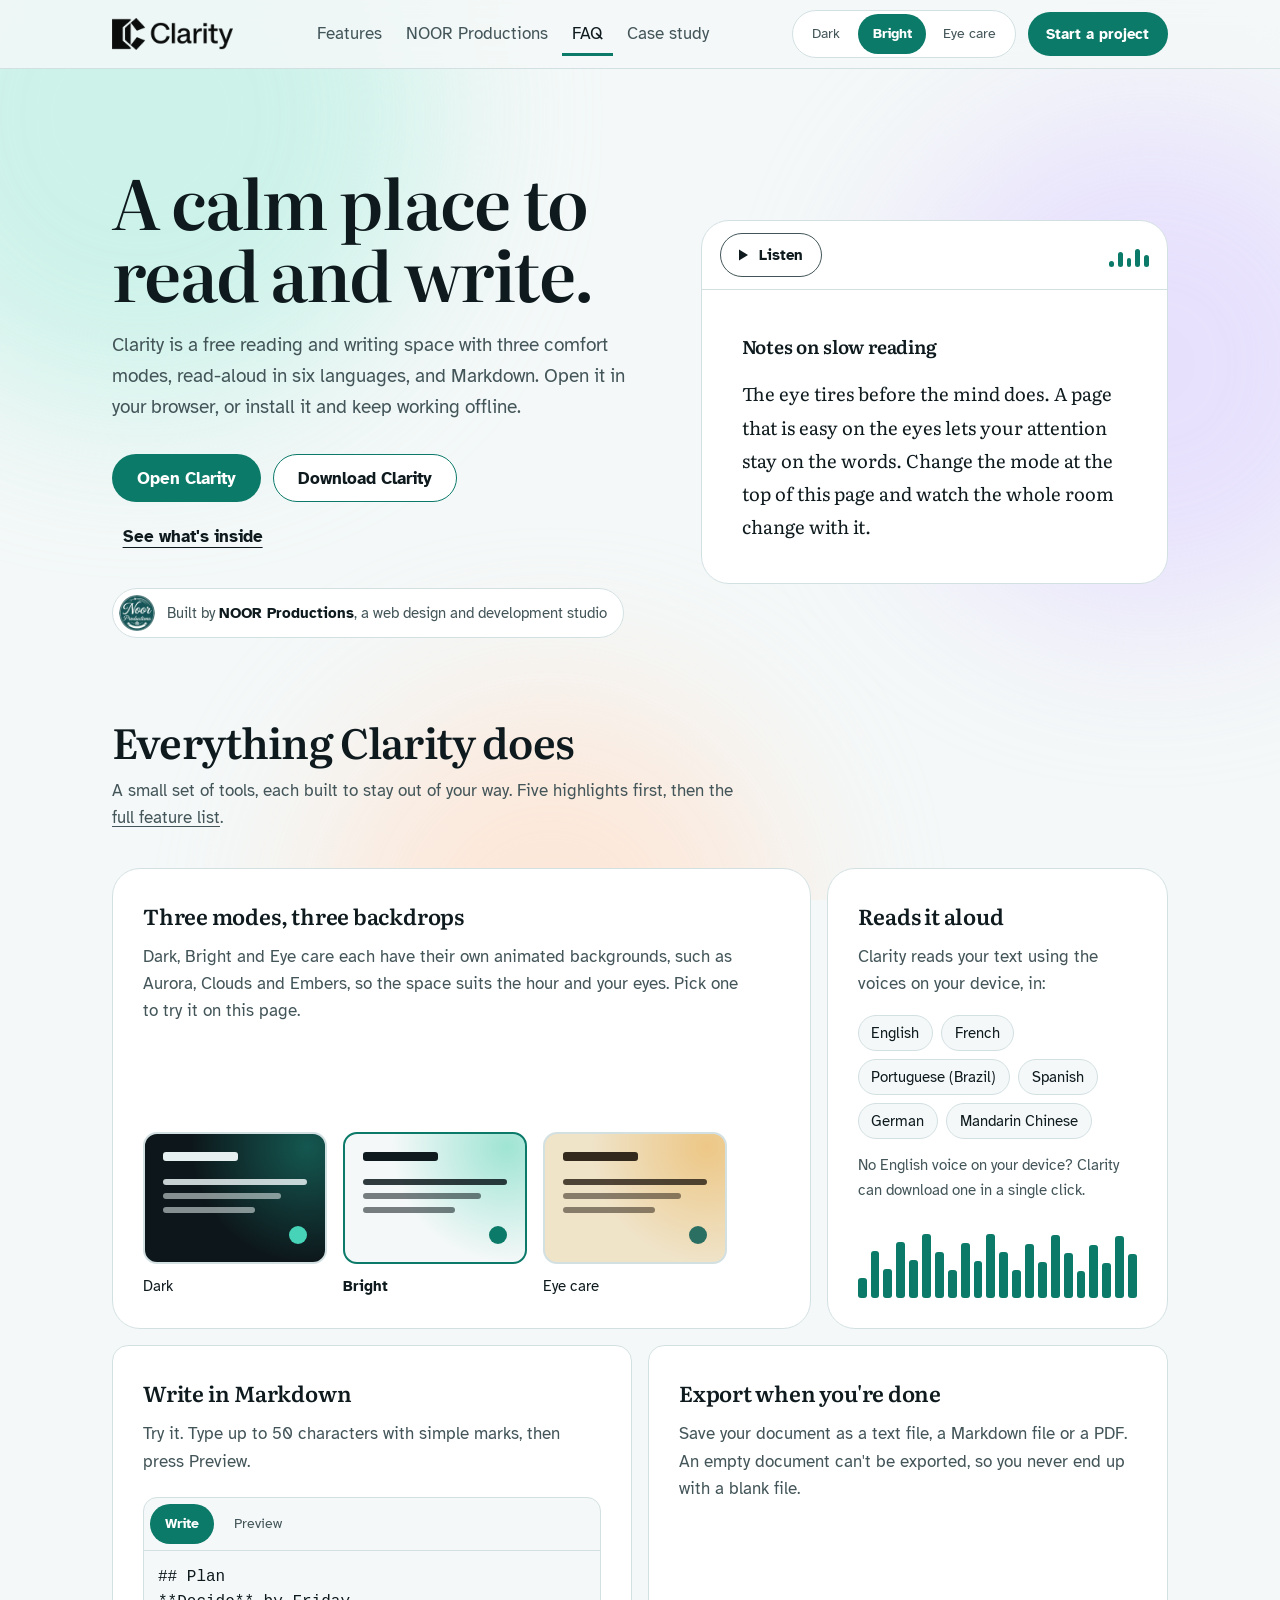
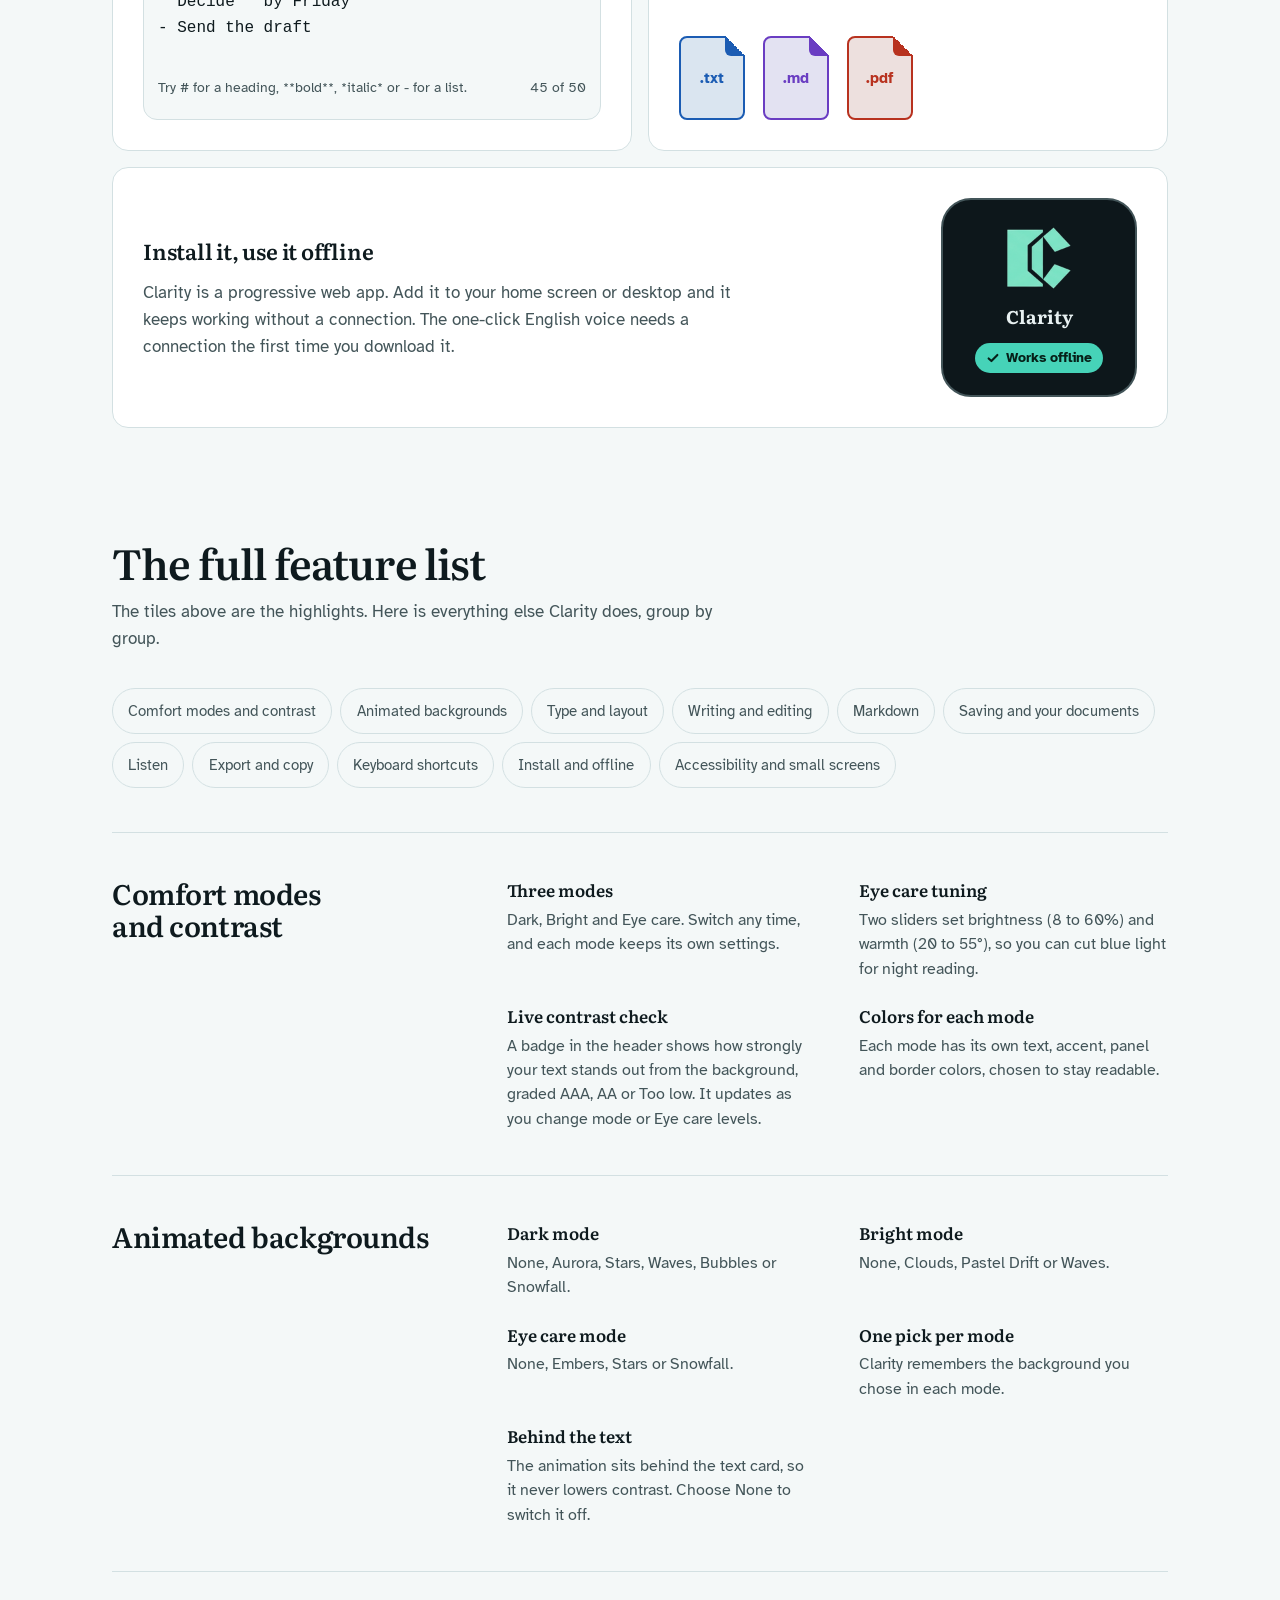
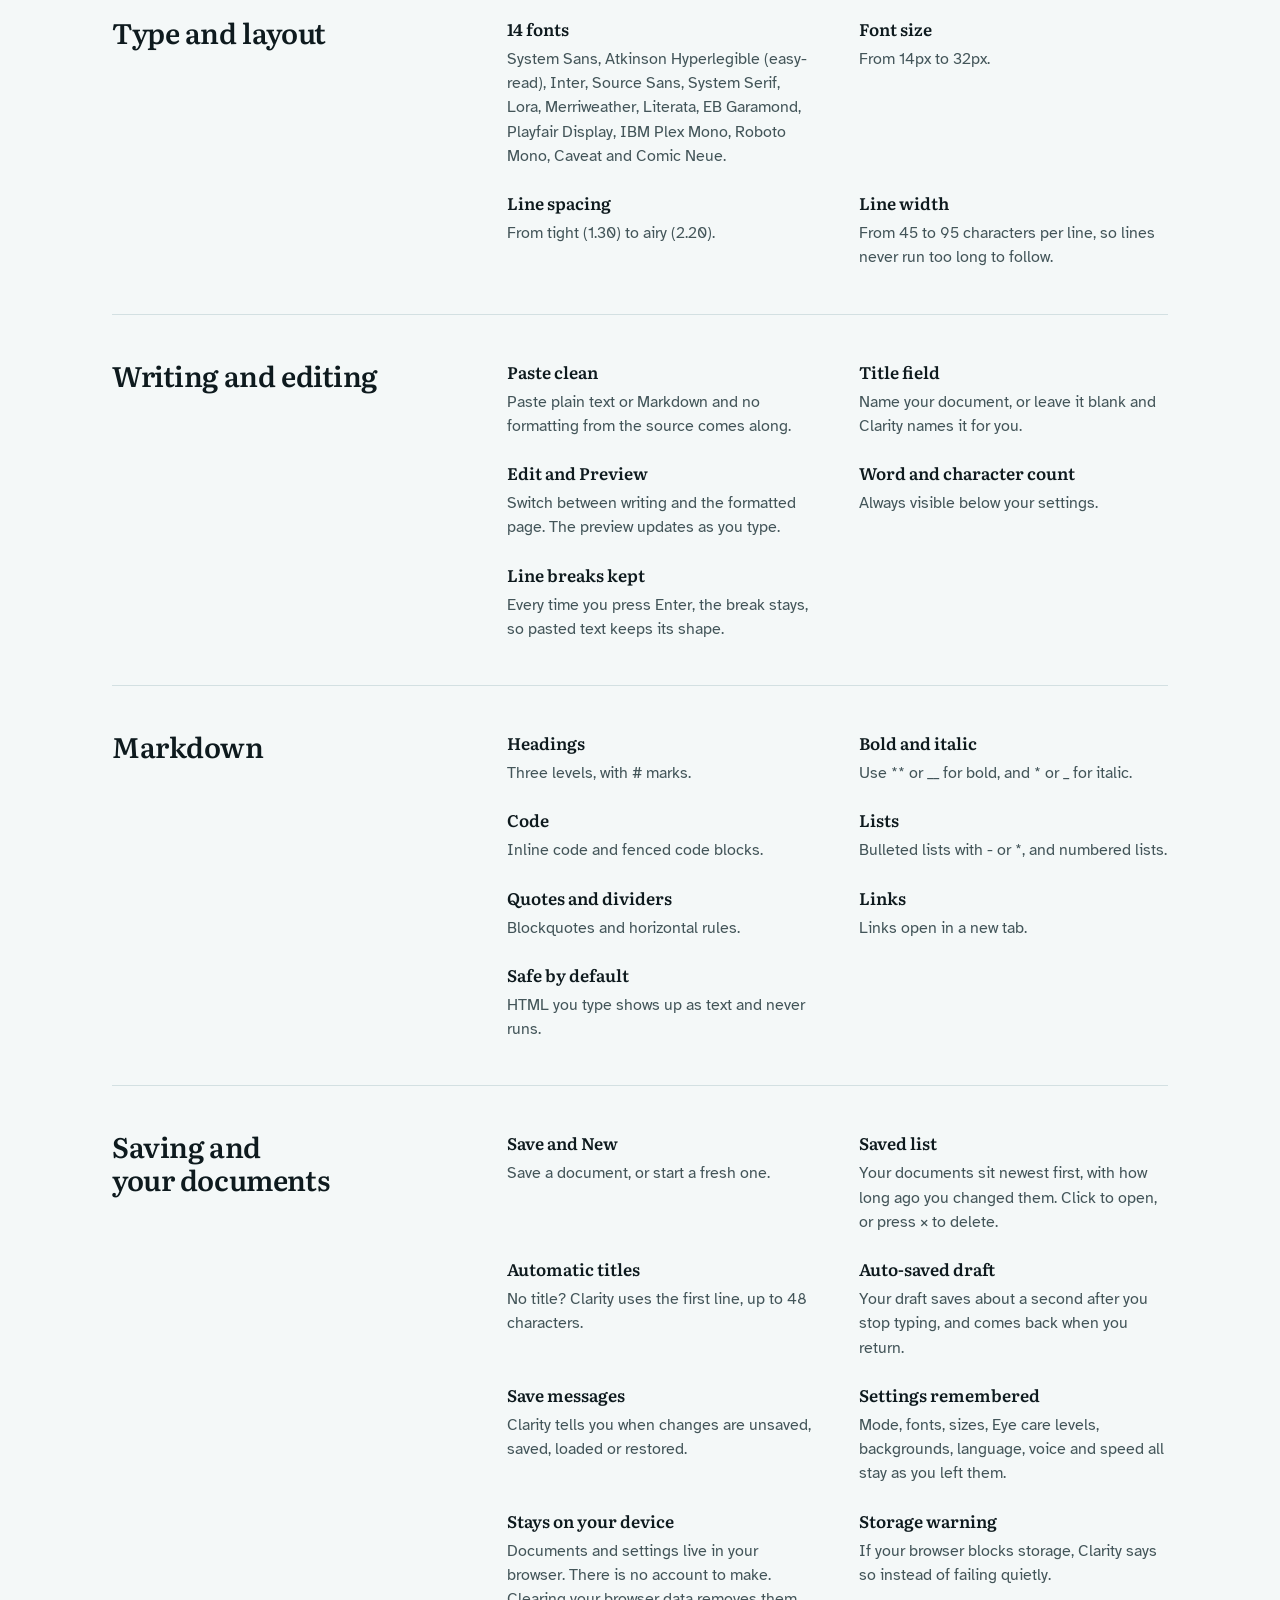
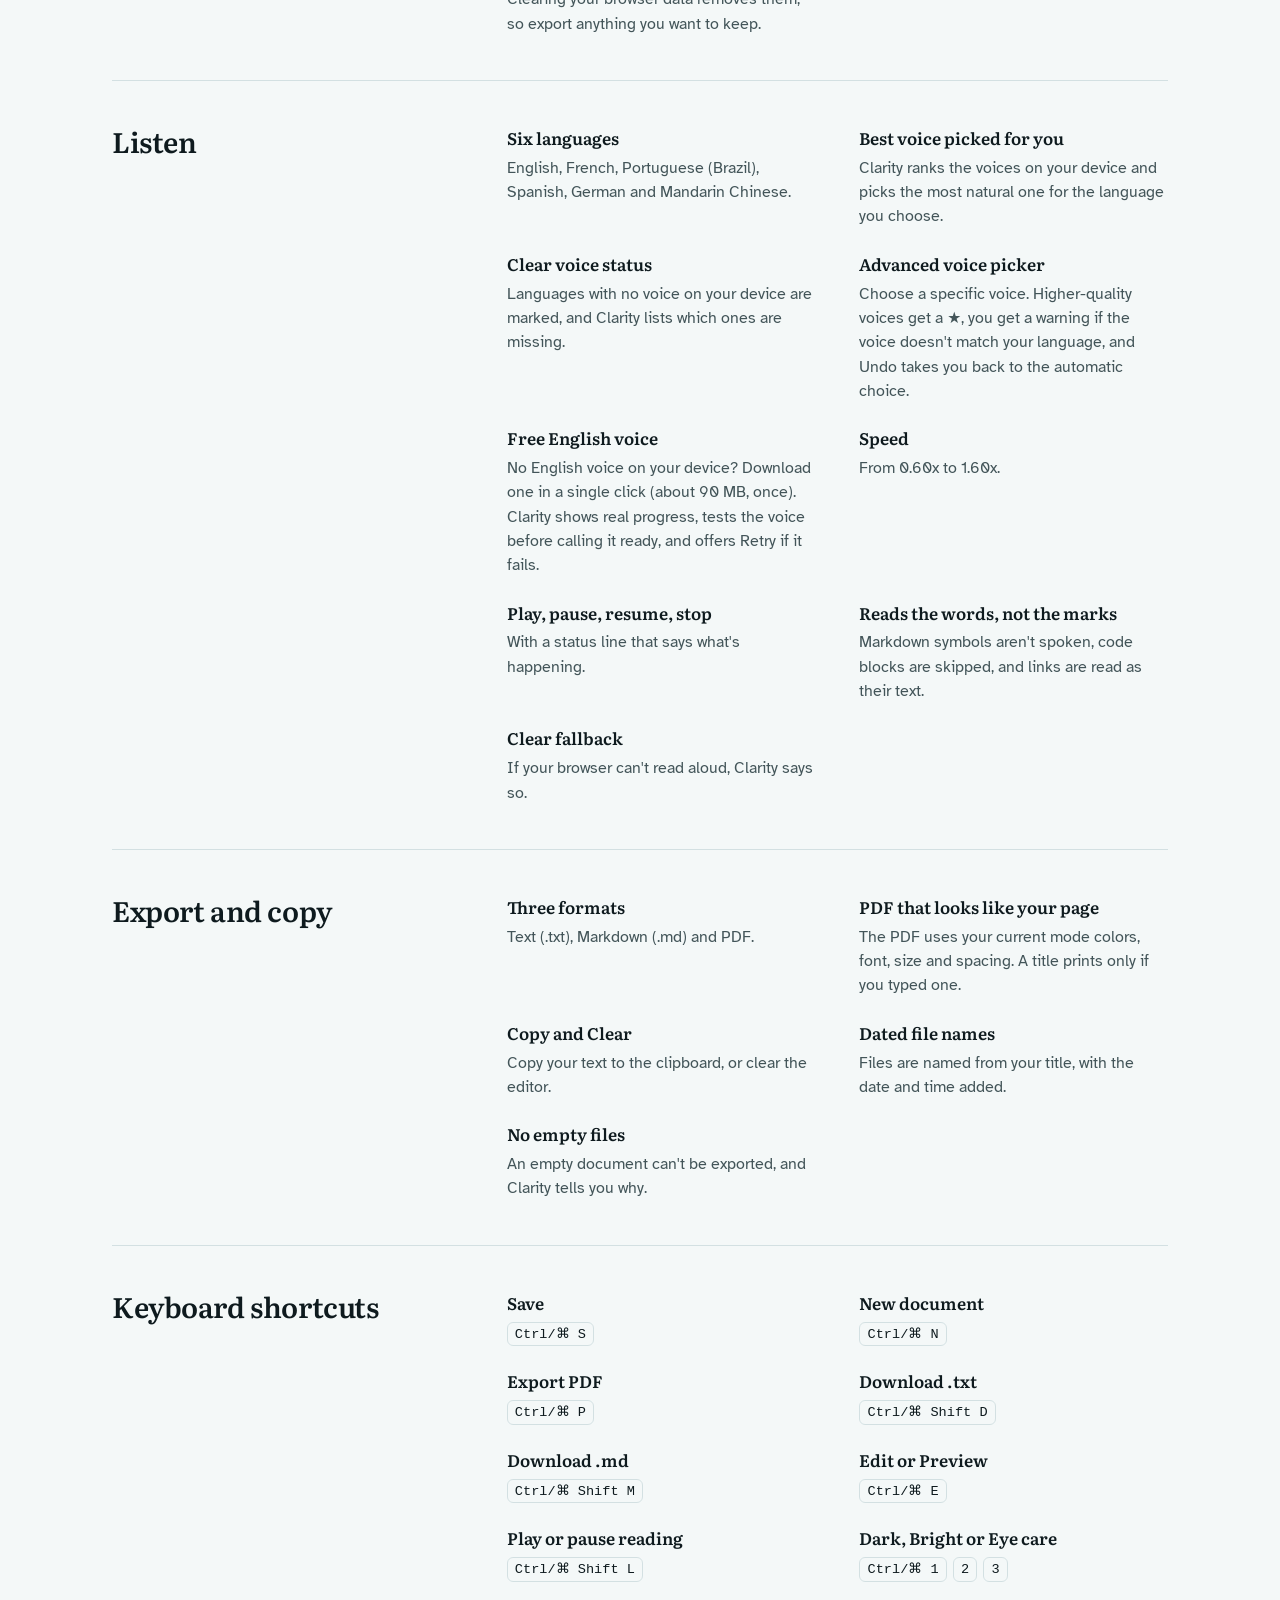
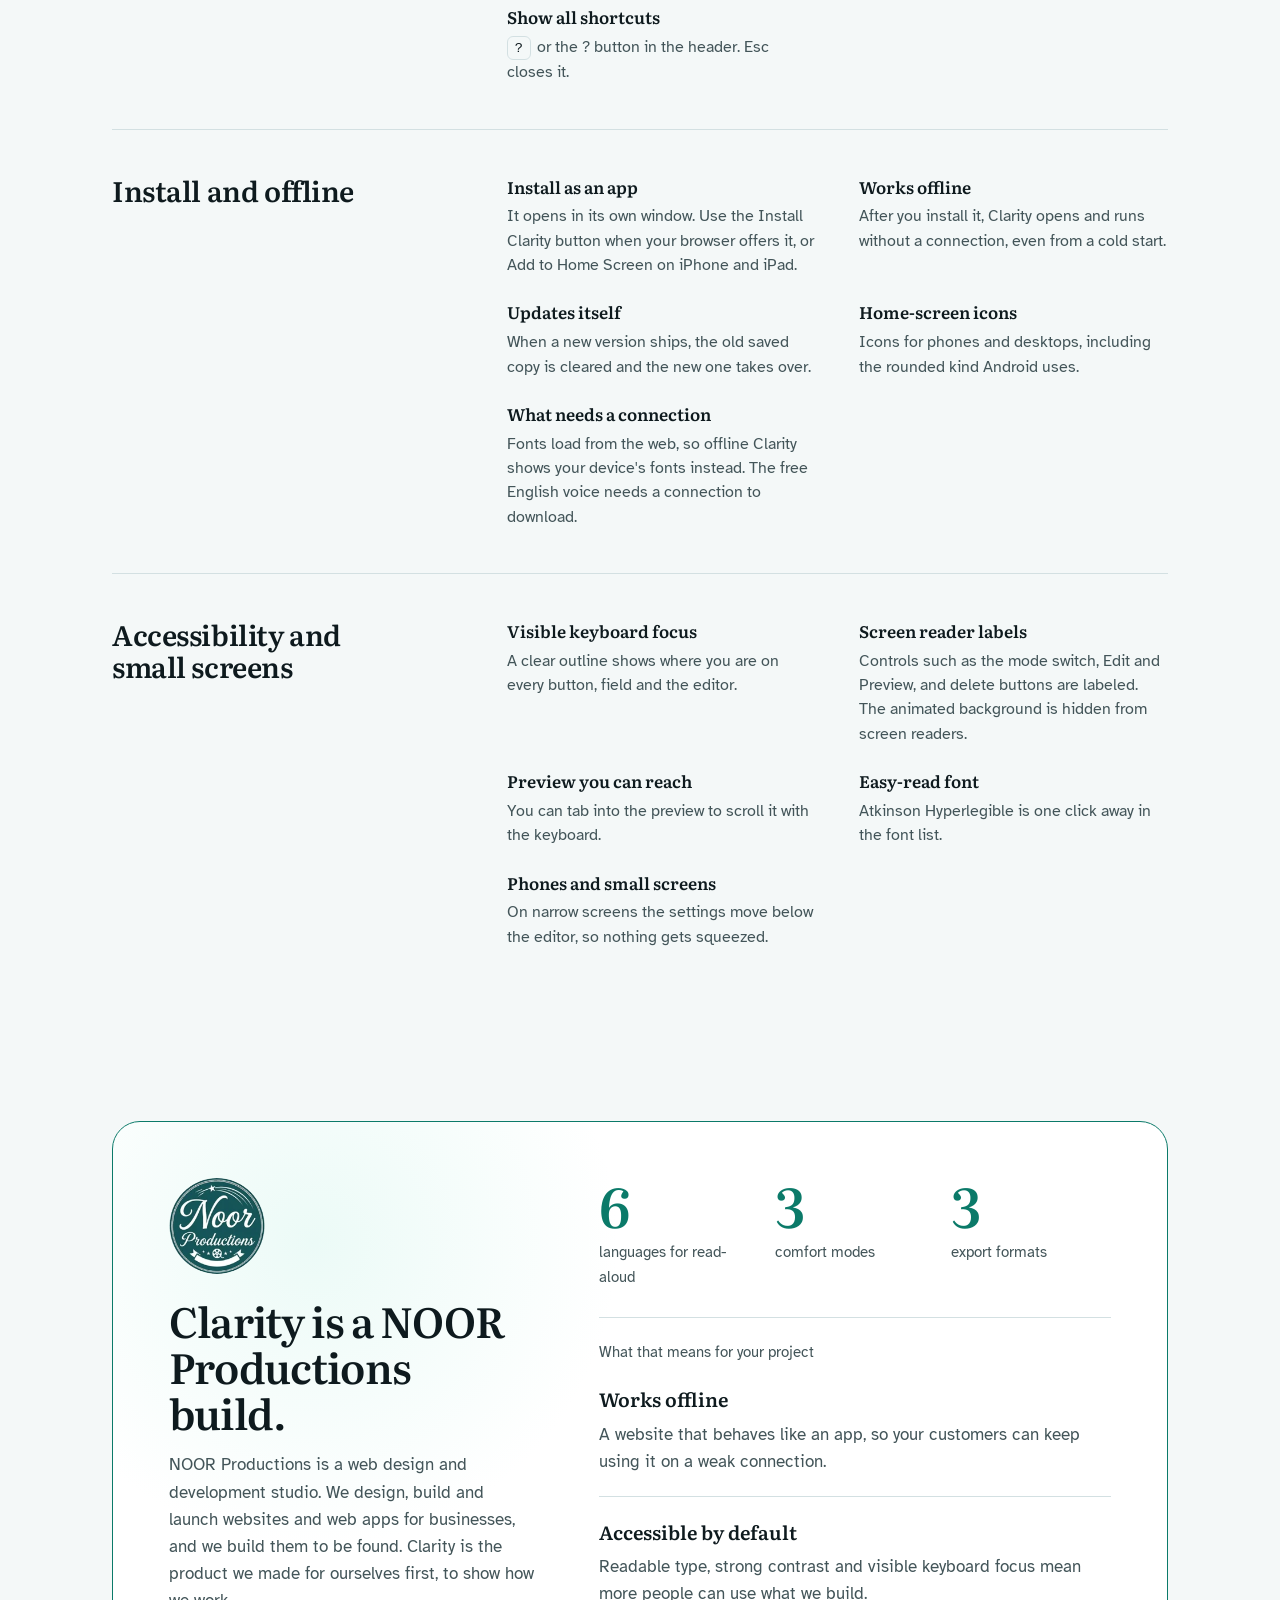
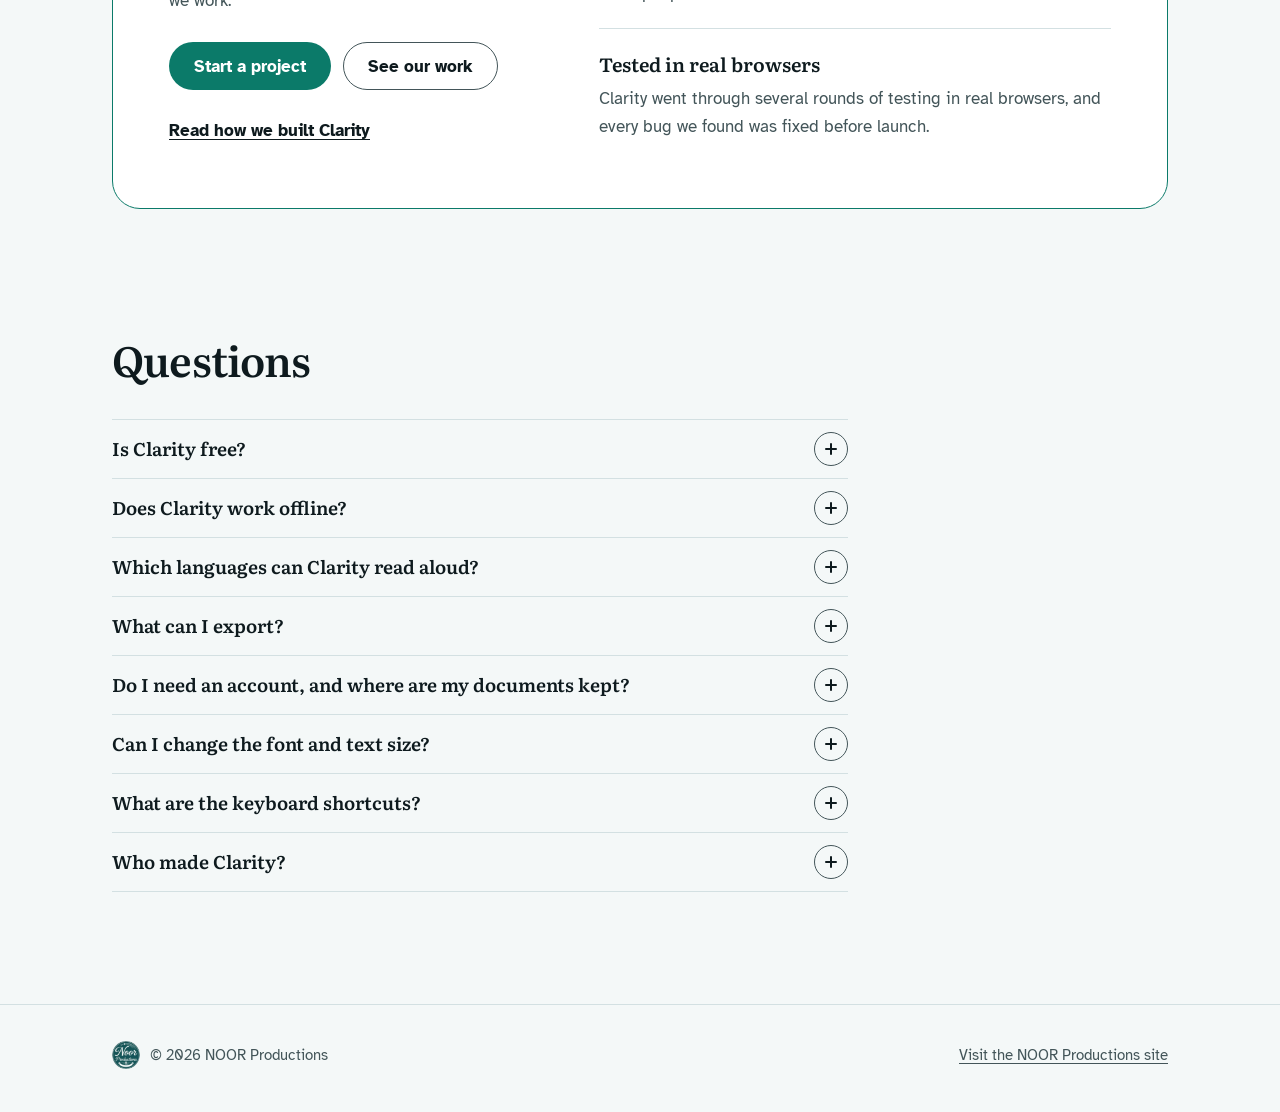
<file: index.html>
<!doctype html>
<html lang="en" data-mode="dark">
<head>
<meta charset="utf-8">
<meta name="viewport" content="width=device-width, initial-scale=1">
<title>Clarity: Free Reading &amp; Writing App with Read-Aloud</title>
<meta name="description" content="Free reading and writing app with dark, bright and eye-care modes, read-aloud in six languages, Markdown and offline use. Built by NOOR Productions.">
<meta name="author" content="NOOR Productions">
<meta name="application-name" content="Clarity">
<meta name="robots" content="index, follow, max-image-preview:large">
<meta name="theme-color" content="#0d171b">

<link rel="canonical" href="https://noor-productions.github.io/Clarity-Landing-Page/">
<meta property="og:url" content="https://noor-productions.github.io/Clarity-Landing-Page/">
<meta property="og:image" content="https://noor-productions.github.io/Clarity-Landing-Page/assets/og-image.png">
<meta name="twitter:image" content="https://noor-productions.github.io/Clarity-Landing-Page/assets/og-image.png">


<meta property="og:type" content="website">
<meta property="og:site_name" content="Clarity by NOOR Productions">
<meta property="og:title" content="Clarity: Free Reading &amp; Writing App with Read-Aloud">
<meta property="og:description" content="Three comfort modes, read-aloud in six languages, Markdown and offline use. Free, built by NOOR Productions.">
<meta property="og:image:width" content="1200">
<meta property="og:image:height" content="630">
<meta property="og:image:alt" content="The Clarity logo with the line: A calm place to read and write.">
<meta name="twitter:card" content="summary_large_image">
<meta name="twitter:title" content="Clarity: Free Reading &amp; Writing App with Read-Aloud">
<meta name="twitter:description" content="Three comfort modes, read-aloud in six languages, Markdown and offline use. Free, built by NOOR Productions.">

<link rel="icon" type="image/png" sizes="32x32" href="assets/favicon-32.png">
<link rel="icon" type="image/png" sizes="16x16" href="assets/favicon-16.png">
<link rel="apple-touch-icon" href="assets/apple-touch-icon-180.png">
<link rel="preconnect" href="https://fonts.googleapis.com">
<link rel="preconnect" href="https://fonts.gstatic.com" crossorigin>
<link href="https://fonts.googleapis.com/css2?family=Atkinson+Hyperlegible:ital,wght@0,400;0,700;1,400;1,700&family=Literata:ital,opsz,wght@0,7..72,400..700;1,7..72,400..700&display=swap" rel="stylesheet">

<script type="application/ld+json">
{
  "@context": "https://schema.org",
  "@graph": [
    {
      "@type": "WebApplication",
      "name": "Clarity",
      "description": "A free reading and writing app with three comfort modes, read-aloud, Markdown, export and offline use.",
      "applicationCategory": "ProductivityApplication",
      "operatingSystem": "Any",
      "browserRequirements": "Requires a modern web browser",
      "inLanguage": "en",
      "url": "https://noor-productions.github.io/Clarity-Landing-Page/",
      "image": "https://noor-productions.github.io/Clarity-Landing-Page/assets/og-image.png",
      "isAccessibleForFree": true,
      "offers": { "@type": "Offer", "price": "0", "priceCurrency": "USD" },
      "featureList": [
        "Dark, Bright and Eye care comfort modes",
        "Eye care brightness and warmth sliders",
        "Live contrast ratio badge graded AAA, AA or Too low",
        "Animated backgrounds that are remembered for each mode",
        "14 fonts including Atkinson Hyperlegible, with adjustable size, line spacing and line width",
        "Paste plain text or Markdown with no outside formatting",
        "Markdown writing with live preview",
        "Word and character count",
        "Saved documents list with automatic titles and auto-saved drafts",
        "Read-aloud in English, French, Portuguese (Brazil), Spanish, German and Mandarin Chinese",
        "Best voice picked automatically, with an advanced voice picker",
        "One-click free English voice download",
        "Adjustable reading speed with play, pause and stop",
        "Export to .txt, .md and PDF, plus copy to clipboard",
        "Keyboard shortcuts",
        "Installable, works offline",
        "Keyboard focus, screen reader labels and responsive layout"
      ],
      "creator": { "@id": "https://noor-productions.github.io/noor-productions-site/#organization" }
    },
    {
      "@type": "Organization",
      "@id": "https://noor-productions.github.io/noor-productions-site/#organization",
      "name": "NOOR Productions",
      "url": "https://noor-productions.github.io/noor-productions-site/",
      "description": "A web design and development studio that builds websites and web apps for businesses."
    }
  ]
}
</script>

<script>
  // Set the mode before first paint so the page never flashes the wrong theme.
  (function () {
    var mode = "dark";
    try {
      var saved = localStorage.getItem("clarity-landing-mode");
      if (saved === "dark" || saved === "bright" || saved === "eye") mode = saved;
      else if (window.matchMedia && matchMedia("(prefers-color-scheme: light)").matches) mode = "bright";
    } catch (e) {}
    document.documentElement.setAttribute("data-mode", mode);
  })();
</script>

<link rel="stylesheet" href="style.css">
</head>
<body>
<a class="skip" href="#main">Skip to content</a>

<div class="ambient" aria-hidden="true">
  <div class="blob b1"></div><div class="blob b2"></div><div class="blob b3"></div>
</div>

<header class="site-header">
  <div class="wrap bar">
    <a class="brand" href="#top" aria-label="Clarity, back to top">
      <span class="brand-wordmark" aria-hidden="true"></span><span class="brand-mark" aria-hidden="true"></span>
    </a>
    <nav class="nav" aria-label="Main">
      <a href="./#features" data-spy="features">Features</a>
      <a href="./#noor" data-spy="noor">NOOR Productions</a>
      <a href="./#faq" data-spy="faq">FAQ</a>
      <a href="case-study.html">Case study</a>
    </nav>
    <div class="bar-end">
      <div class="mode-switch" role="radiogroup" aria-label="Comfort mode">
        <span class="mode-pill" aria-hidden="true"></span>
        <button type="button" role="radio" data-mode-btn="dark" data-label="Dark" aria-checked="false">Dark</button>
        <button type="button" role="radio" data-mode-btn="bright" data-label="Bright" aria-checked="false">Bright</button>
        <button type="button" role="radio" data-mode-btn="eye" data-label="Eye care" aria-checked="false">Eye care</button>
      </div>
      <a class="btn btn-primary btn-sm" href="https://noor-productions.github.io/noor-productions-site/contact.html">Start a project</a>
    </div>
  </div>
</header>

<main id="main">
  <div class="wrap" id="top">

    <section class="hero" aria-labelledby="hero-title">
      <div>
        <h1 id="hero-title">A calm place to read and write.</h1>
        <p class="lede">Clarity is a free reading and writing space with three comfort modes, read-aloud in six languages, and Markdown. Open it in your browser, or install it and keep working offline.</p>
        <div class="actions">
          <a class="btn btn-primary" href="https://noor-productions.github.io/Clarity/">Open Clarity</a>
          <a class="btn btn-soft" id="get-btn" href="https://noor-productions.github.io/Clarity/?install=1">Download Clarity</a>
          <a class="btn btn-ghost" href="#features">See what's inside</a>
        </div>
        <a class="byline" href="#noor"><span class="logo" aria-hidden="true"></span><span>Built by <strong>NOOR Productions</strong>, a web design and development studio</span></a>
      </div>

      <div class="sheet" aria-label="A sample Clarity page">
        <div class="sheet-bar">
          <button type="button" class="listen" id="listen" aria-pressed="false">
            <svg viewBox="0 0 16 16" aria-hidden="true"><path id="listen-icon" d="M4 2.5v11l9-5.5z"/></svg>
            <span id="listen-label">Listen</span>
          </button>
          <div class="eq eq-sm" data-bars="5" aria-hidden="true"></div>
        </div>
        <div class="sheet-body">
          <p class="sheet-title">Notes on slow reading</p>
          <p id="sample">The eye tires before the mind does. A page that is easy on the eyes lets your attention stay on the words. Change the mode at the top of this page and watch the whole room change with it.</p>
        </div>
      </div>
    </section>

    <section id="features" aria-labelledby="features-title">
      <div class="section-head">
        <h2 id="features-title">Everything Clarity does</h2>
        <p>A small set of tools, each built to stay out of your way. Five highlights first, then the <a href="#all-features">full feature list</a>.</p>
      </div>

      <div class="bento">
        <article class="tile tile-modes">
          <h3>Three modes, three backdrops</h3>
          <p>Dark, Bright and Eye care each have their own animated backgrounds, such as Aurora, Clouds and Embers, so the space suits the hour and your eyes. Pick one to try it on this page.</p>
          <div class="swatches">
            <button type="button" class="swatch sw-dark" data-swatch="dark" aria-pressed="false"><span class="mini"><b></b><b></b><b></b><b></b><em></em></span><span class="name">Dark</span></button>
            <button type="button" class="swatch sw-bright" data-swatch="bright" aria-pressed="false"><span class="mini"><b></b><b></b><b></b><b></b><em></em></span><span class="name">Bright</span></button>
            <button type="button" class="swatch sw-eye" data-swatch="eye" aria-pressed="false"><span class="mini"><b></b><b></b><b></b><b></b><em></em></span><span class="name">Eye care</span></button>
          </div>
        </article>

        <article class="tile tile-listen">
          <h3>Reads it aloud</h3>
          <p>Clarity reads your text using the voices on your device, in:</p>
          <ul class="chips">
            <li>English</li><li>French</li><li>Portuguese (Brazil)</li><li>Spanish</li><li>German</li><li>Mandarin Chinese</li>
          </ul>
          <p class="note">No English voice on your device? Clarity can download one in a single click.</p>
          <div class="eq eq-lg" data-bars="22" aria-hidden="true"></div>
        </article>

        <article class="tile tile-write">
          <h3>Write in Markdown</h3>
          <p>Try it. Type up to 50 characters with simple marks, then press Preview.</p>
          <div class="editor">
            <div class="editor-frame">
              <div class="tabs" role="tablist" aria-label="Write or preview">
                <button type="button" role="tab" id="md-tab-write" aria-selected="true" aria-controls="md-panel-write">Write</button>
                <button type="button" role="tab" id="md-tab-preview" aria-selected="false" aria-controls="md-panel-preview" tabindex="-1">Preview</button>
              </div>
              <div class="md-panel" role="tabpanel" id="md-panel-write" aria-labelledby="md-tab-write">
                <label class="sr-only" for="md-input">Type Markdown, up to 50 characters</label>
                <textarea id="md-input" maxlength="50" rows="4" spellcheck="false" autocomplete="off" autocapitalize="off" aria-describedby="md-count md-hint">## Plan
**Decide** by Friday
- Send the draft</textarea>
                <div class="md-meta">
                  <p id="md-hint">Try # for a heading, **bold**, *italic* or - for a list.</p>
                  <p id="md-count"><span id="md-n">45</span> of 50</p>
                </div>
              </div>
              <div class="md-panel" role="tabpanel" id="md-panel-preview" aria-labelledby="md-tab-preview" tabindex="0" hidden>
                <div class="md-out" id="md-out"></div>
              </div>
            </div>
          </div>
        </article>

        <article class="tile tile-export">
          <h3>Export when you're done</h3>
          <p>Save your document as a text file, a Markdown file or a PDF. An empty document can't be exported, so you never end up with a blank file.</p>
          <div class="files" aria-hidden="true"><span class="file txt">.txt</span><span class="file md">.md</span><span class="file pdf">.pdf</span></div>
        </article>

        <article class="tile tile-offline">
          <div>
            <h3>Install it, use it offline</h3>
            <p>Clarity is a progressive web app. Add it to your home screen or desktop and it keeps working without a connection. The one-click English voice needs a connection the first time you download it.</p>
          </div>
          <div class="phone" aria-hidden="true">
            <span class="mk"></span>
            <span class="nm">Clarity</span>
            <span class="st"><svg viewBox="0 0 16 16"><path d="M3 8.5l3.2 3L13 4.5"/></svg>Works offline</span>
          </div>
        </article>
      </div>
    </section>

    <section class="all-features" id="all-features" aria-labelledby="all-title">
      <div class="section-head">
        <h2 id="all-title">The full feature list</h2>
        <p>The tiles above are the highlights. Here is everything else Clarity does, group by group.</p>
      </div>
      <nav class="jump" aria-label="Feature groups">
        <ul class="chips">
          <li><a href="#f-modes">Comfort modes and contrast</a></li>
          <li><a href="#f-backgrounds">Animated backgrounds</a></li>
          <li><a href="#f-type">Type and layout</a></li>
          <li><a href="#f-writing">Writing and editing</a></li>
          <li><a href="#f-markdown">Markdown</a></li>
          <li><a href="#f-saving">Saving and your documents</a></li>
          <li><a href="#f-listen">Listen</a></li>
          <li><a href="#f-export">Export and copy</a></li>
          <li><a href="#f-shortcuts">Keyboard shortcuts</a></li>
          <li><a href="#f-install">Install and offline</a></li>
          <li><a href="#f-access">Accessibility and small screens</a></li>
        </ul>
      </nav>
      <div class="cats">
        <article class="cat" id="f-modes" aria-labelledby="f-modes-t">
          <h3 id="f-modes-t">Comfort modes and contrast</h3>
          <ul class="feat">
            <li><b>Three modes</b><span>Dark, Bright and Eye care. Switch any time, and each mode keeps its own settings.</span></li>
            <li><b>Eye care tuning</b><span>Two sliders set brightness (8 to 60%) and warmth (20 to 55°), so you can cut blue light for night reading.</span></li>
            <li><b>Live contrast check</b><span>A badge in the header shows how strongly your text stands out from the background, graded AAA, AA or Too low. It updates as you change mode or Eye care levels.</span></li>
            <li><b>Colors for each mode</b><span>Each mode has its own text, accent, panel and border colors, chosen to stay readable.</span></li>
          </ul>
        </article>
        <article class="cat" id="f-backgrounds" aria-labelledby="f-backgrounds-t">
          <h3 id="f-backgrounds-t">Animated backgrounds</h3>
          <ul class="feat">
            <li><b>Dark mode</b><span>None, Aurora, Stars, Waves, Bubbles or Snowfall.</span></li>
            <li><b>Bright mode</b><span>None, Clouds, Pastel Drift or Waves.</span></li>
            <li><b>Eye care mode</b><span>None, Embers, Stars or Snowfall.</span></li>
            <li><b>One pick per mode</b><span>Clarity remembers the background you chose in each mode.</span></li>
            <li><b>Behind the text</b><span>The animation sits behind the text card, so it never lowers contrast. Choose None to switch it off.</span></li>
          </ul>
        </article>
        <article class="cat" id="f-type" aria-labelledby="f-type-t">
          <h3 id="f-type-t">Type and layout</h3>
          <ul class="feat">
            <li><b>14 fonts</b><span>System Sans, Atkinson Hyperlegible (easy-read), Inter, Source Sans, System Serif, Lora, Merriweather, Literata, EB Garamond, Playfair Display, IBM Plex Mono, Roboto Mono, Caveat and Comic Neue.</span></li>
            <li><b>Font size</b><span>From 14px to 32px.</span></li>
            <li><b>Line spacing</b><span>From tight (1.30) to airy (2.20).</span></li>
            <li><b>Line width</b><span>From 45 to 95 characters per line, so lines never run too long to follow.</span></li>
          </ul>
        </article>
        <article class="cat" id="f-writing" aria-labelledby="f-writing-t">
          <h3 id="f-writing-t">Writing and editing</h3>
          <ul class="feat">
            <li><b>Paste clean</b><span>Paste plain text or Markdown and no formatting from the source comes along.</span></li>
            <li><b>Title field</b><span>Name your document, or leave it blank and Clarity names it for you.</span></li>
            <li><b>Edit and Preview</b><span>Switch between writing and the formatted page. The preview updates as you type.</span></li>
            <li><b>Word and character count</b><span>Always visible below your settings.</span></li>
            <li><b>Line breaks kept</b><span>Every time you press Enter, the break stays, so pasted text keeps its shape.</span></li>
          </ul>
        </article>
        <article class="cat" id="f-markdown" aria-labelledby="f-markdown-t">
          <h3 id="f-markdown-t">Markdown</h3>
          <ul class="feat">
            <li><b>Headings</b><span>Three levels, with # marks.</span></li>
            <li><b>Bold and italic</b><span>Use ** or __ for bold, and * or _ for italic.</span></li>
            <li><b>Code</b><span>Inline code and fenced code blocks.</span></li>
            <li><b>Lists</b><span>Bulleted lists with - or *, and numbered lists.</span></li>
            <li><b>Quotes and dividers</b><span>Blockquotes and horizontal rules.</span></li>
            <li><b>Links</b><span>Links open in a new tab.</span></li>
            <li><b>Safe by default</b><span>HTML you type shows up as text and never runs.</span></li>
          </ul>
        </article>
        <article class="cat" id="f-saving" aria-labelledby="f-saving-t">
          <h3 id="f-saving-t">Saving and your documents</h3>
          <ul class="feat">
            <li><b>Save and New</b><span>Save a document, or start a fresh one.</span></li>
            <li><b>Saved list</b><span>Your documents sit newest first, with how long ago you changed them. Click to open, or press × to delete.</span></li>
            <li><b>Automatic titles</b><span>No title? Clarity uses the first line, up to 48 characters.</span></li>
            <li><b>Auto-saved draft</b><span>Your draft saves about a second after you stop typing, and comes back when you return.</span></li>
            <li><b>Save messages</b><span>Clarity tells you when changes are unsaved, saved, loaded or restored.</span></li>
            <li><b>Settings remembered</b><span>Mode, fonts, sizes, Eye care levels, backgrounds, language, voice and speed all stay as you left them.</span></li>
            <li><b>Stays on your device</b><span>Documents and settings live in your browser. There is no account to make. Clearing your browser data removes them, so export anything you want to keep.</span></li>
            <li><b>Storage warning</b><span>If your browser blocks storage, Clarity says so instead of failing quietly.</span></li>
          </ul>
        </article>
        <article class="cat" id="f-listen" aria-labelledby="f-listen-t">
          <h3 id="f-listen-t">Listen</h3>
          <ul class="feat">
            <li><b>Six languages</b><span>English, French, Portuguese (Brazil), Spanish, German and Mandarin Chinese.</span></li>
            <li><b>Best voice picked for you</b><span>Clarity ranks the voices on your device and picks the most natural one for the language you choose.</span></li>
            <li><b>Clear voice status</b><span>Languages with no voice on your device are marked, and Clarity lists which ones are missing.</span></li>
            <li><b>Advanced voice picker</b><span>Choose a specific voice. Higher-quality voices get a ★, you get a warning if the voice doesn't match your language, and Undo takes you back to the automatic choice.</span></li>
            <li><b>Free English voice</b><span>No English voice on your device? Download one in a single click (about 90 MB, once). Clarity shows real progress, tests the voice before calling it ready, and offers Retry if it fails.</span></li>
            <li><b>Speed</b><span>From 0.60x to 1.60x.</span></li>
            <li><b>Play, pause, resume, stop</b><span>With a status line that says what's happening.</span></li>
            <li><b>Reads the words, not the marks</b><span>Markdown symbols aren't spoken, code blocks are skipped, and links are read as their text.</span></li>
            <li><b>Clear fallback</b><span>If your browser can't read aloud, Clarity says so.</span></li>
          </ul>
        </article>
        <article class="cat" id="f-export" aria-labelledby="f-export-t">
          <h3 id="f-export-t">Export and copy</h3>
          <ul class="feat">
            <li><b>Three formats</b><span>Text (.txt), Markdown (.md) and PDF.</span></li>
            <li><b>PDF that looks like your page</b><span>The PDF uses your current mode colors, font, size and spacing. A title prints only if you typed one.</span></li>
            <li><b>Copy and Clear</b><span>Copy your text to the clipboard, or clear the editor.</span></li>
            <li><b>Dated file names</b><span>Files are named from your title, with the date and time added.</span></li>
            <li><b>No empty files</b><span>An empty document can't be exported, and Clarity tells you why.</span></li>
          </ul>
        </article>
        <article class="cat" id="f-shortcuts" aria-labelledby="f-shortcuts-t">
          <h3 id="f-shortcuts-t">Keyboard shortcuts</h3>
          <ul class="feat">
            <li><b>Save</b><span><kbd>Ctrl/⌘ S</kbd></span></li>
            <li><b>New document</b><span><kbd>Ctrl/⌘ N</kbd></span></li>
            <li><b>Export PDF</b><span><kbd>Ctrl/⌘ P</kbd></span></li>
            <li><b>Download .txt</b><span><kbd>Ctrl/⌘ Shift D</kbd></span></li>
            <li><b>Download .md</b><span><kbd>Ctrl/⌘ Shift M</kbd></span></li>
            <li><b>Edit or Preview</b><span><kbd>Ctrl/⌘ E</kbd></span></li>
            <li><b>Play or pause reading</b><span><kbd>Ctrl/⌘ Shift L</kbd></span></li>
            <li><b>Dark, Bright or Eye care</b><span><kbd>Ctrl/⌘ 1</kbd> <kbd>2</kbd> <kbd>3</kbd></span></li>
            <li><b>Show all shortcuts</b><span><kbd>?</kbd> or the ? button in the header. Esc closes it.</span></li>
          </ul>
        </article>
        <article class="cat" id="f-install" aria-labelledby="f-install-t">
          <h3 id="f-install-t">Install and offline</h3>
          <ul class="feat">
            <li><b>Install as an app</b><span>It opens in its own window. Use the Install Clarity button when your browser offers it, or Add to Home Screen on iPhone and iPad.</span></li>
            <li><b>Works offline</b><span>After you install it, Clarity opens and runs without a connection, even from a cold start.</span></li>
            <li><b>Updates itself</b><span>When a new version ships, the old saved copy is cleared and the new one takes over.</span></li>
            <li><b>Home-screen icons</b><span>Icons for phones and desktops, including the rounded kind Android uses.</span></li>
            <li><b>What needs a connection</b><span>Fonts load from the web, so offline Clarity shows your device's fonts instead. The free English voice needs a connection to download.</span></li>
          </ul>
        </article>
        <article class="cat" id="f-access" aria-labelledby="f-access-t">
          <h3 id="f-access-t">Accessibility and small screens</h3>
          <ul class="feat">
            <li><b>Visible keyboard focus</b><span>A clear outline shows where you are on every button, field and the editor.</span></li>
            <li><b>Screen reader labels</b><span>Controls such as the mode switch, Edit and Preview, and delete buttons are labeled. The animated background is hidden from screen readers.</span></li>
            <li><b>Preview you can reach</b><span>You can tab into the preview to scroll it with the keyboard.</span></li>
            <li><b>Easy-read font</b><span>Atkinson Hyperlegible is one click away in the font list.</span></li>
            <li><b>Phones and small screens</b><span>On narrow screens the settings move below the editor, so nothing gets squeezed.</span></li>
          </ul>
        </article>
      </div>
    </section>

    <section class="noor" id="noor" aria-labelledby="noor-title">
      <div class="noor-panel">
        <div class="noor-intro">
          <div class="noor-logo" role="img" aria-label="NOOR Productions logo"></div>
          <h2 id="noor-title">Clarity is a NOOR Productions build.</h2>
          <p>NOOR Productions is a web design and development studio. We design, build and launch websites and web apps for businesses, and we build them to be found. Clarity is the product we made for ourselves first, to show how we work.</p>
          <div class="actions">
            <a class="btn btn-primary" href="https://noor-productions.github.io/noor-productions-site/contact.html">Start a project</a>
            <a class="btn btn-ghost" href="https://noor-productions.github.io/noor-productions-site/projects.html">See our work</a>
          </div>
          <p class="case-link"><a href="case-study.html">Read how we built Clarity</a></p>
        </div>

        <div>
          <dl class="proof">
            <div><dt>6</dt><dd>languages for read-aloud</dd></div>
            <div><dt>3</dt><dd>comfort modes</dd></div>
            <div><dt>3</dt><dd>export formats</dd></div>
          </dl>
          <p class="points-title">What that means for your project</p>
          <ul class="noor-points">
            <li><h3>Works offline</h3><p>A website that behaves like an app, so your customers can keep using it on a weak connection.</p></li>
            <li><h3>Accessible by default</h3><p>Readable type, strong contrast and visible keyboard focus mean more people can use what we build.</p></li>
            <li><h3>Tested in real browsers</h3><p>Clarity went through several rounds of testing in real browsers, and every bug we found was fixed before launch.</p></li>
          </ul>
        </div>
      </div>
    </section>

    <section class="faq" id="faq" aria-labelledby="faq-title">
      <div class="section-head">
        <h2 id="faq-title">Questions</h2>
      </div>
      <div class="faq-list">
        <details><summary><span class="faq-q">Is Clarity free?</span><span class="faq-icon" aria-hidden="true"></span></summary><div class="faq-body"><p>Yes. Clarity is free to use in your browser.</p></div></details>
        <details><summary><span class="faq-q">Does Clarity work offline?</span><span class="faq-icon" aria-hidden="true"></span></summary><div class="faq-body"><p>Yes. Install it from your browser's install button, or use Add to Home Screen on an iPhone or iPad, and it keeps working without a connection. The one-click English voice needs a connection the first time you download it.</p></div></details>
        <details><summary><span class="faq-q">Which languages can Clarity read aloud?</span><span class="faq-icon" aria-hidden="true"></span></summary><div class="faq-body"><p>English, French, Portuguese (Brazil), Spanish, German and Mandarin Chinese, using the voices on your device. If a voice is missing, Clarity tells you. For English, it can download a voice for you in one click.</p></div></details>
        <details><summary><span class="faq-q">What can I export?</span><span class="faq-icon" aria-hidden="true"></span></summary><div class="faq-body"><p>Text (.txt), Markdown (.md) and PDF. An empty document can't be exported.</p></div></details>
        <details><summary><span class="faq-q">Do I need an account, and where are my documents kept?</span><span class="faq-icon" aria-hidden="true"></span></summary><div class="faq-body"><p>No account. Your documents, drafts and settings are saved in your browser on your device. Clearing your browser data removes them, so export anything you want to keep.</p></div></details>
        <details><summary><span class="faq-q">Can I change the font and text size?</span><span class="faq-icon" aria-hidden="true"></span></summary><div class="faq-body"><p>Yes. Pick from 14 fonts, including an easy-read one, then set the size (14 to 32px), line spacing and line width. Clarity remembers your choices.</p></div></details>
        <details><summary><span class="faq-q">What are the keyboard shortcuts?</span><span class="faq-icon" aria-hidden="true"></span></summary><div class="faq-body"><p>Press ? in Clarity to see them all. They cover saving, new document, PDF export, downloads, Edit and Preview, read-aloud, and switching modes. The full list is in <a href="#f-shortcuts">Keyboard shortcuts</a> above.</p></div></details>
        <details><summary><span class="faq-q">Who made Clarity?</span><span class="faq-icon" aria-hidden="true"></span></summary><div class="faq-body"><p>Clarity is built and maintained by <a href="#noor">NOOR Productions</a>, a web design and development studio.</p></div></details>
      </div>
    </section>

  </div>
</main>

<footer>
  <div class="wrap">
    <span class="who"><i aria-hidden="true"></i>&copy; 2026 NOOR Productions</span>
    <a href="https://noor-productions.github.io/noor-productions-site/">Visit the NOOR Productions site</a>
  </div>
</footer>


<script src="script.js"></script>
</body>
</html>
</file>
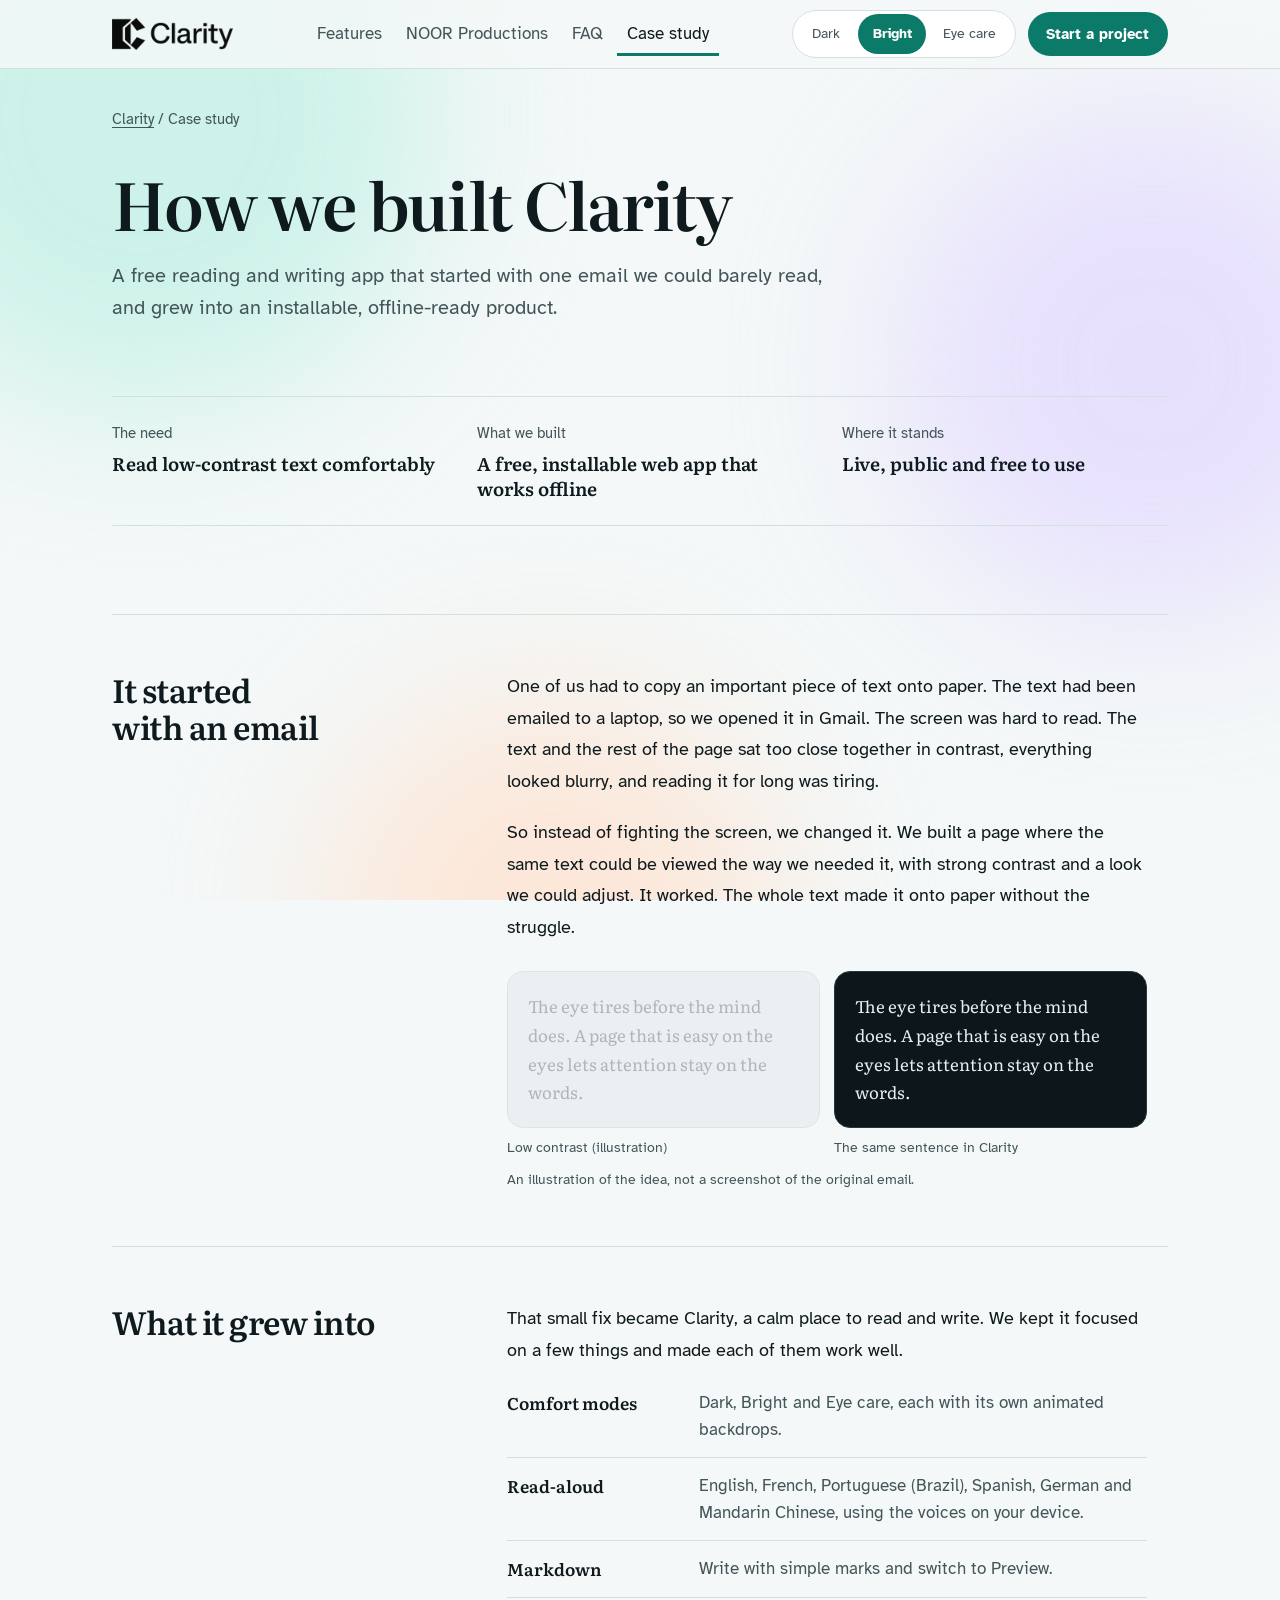
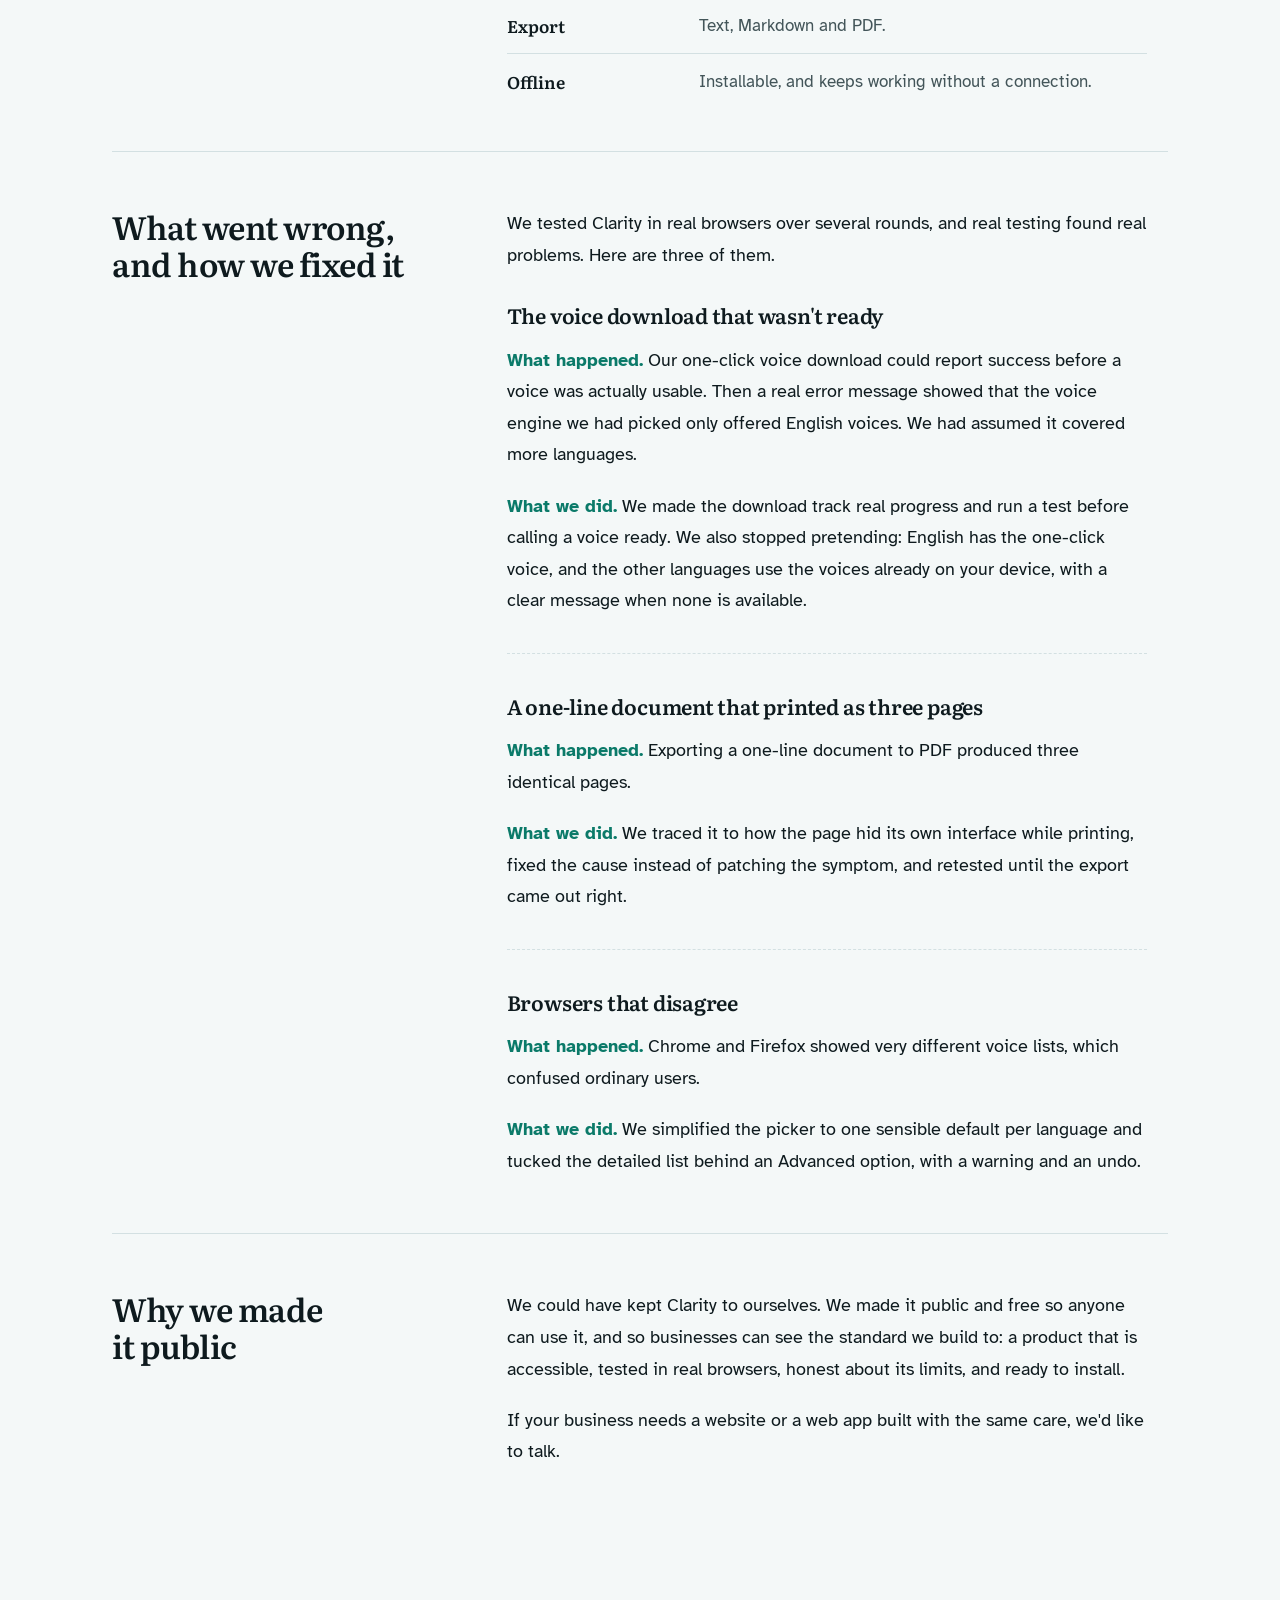
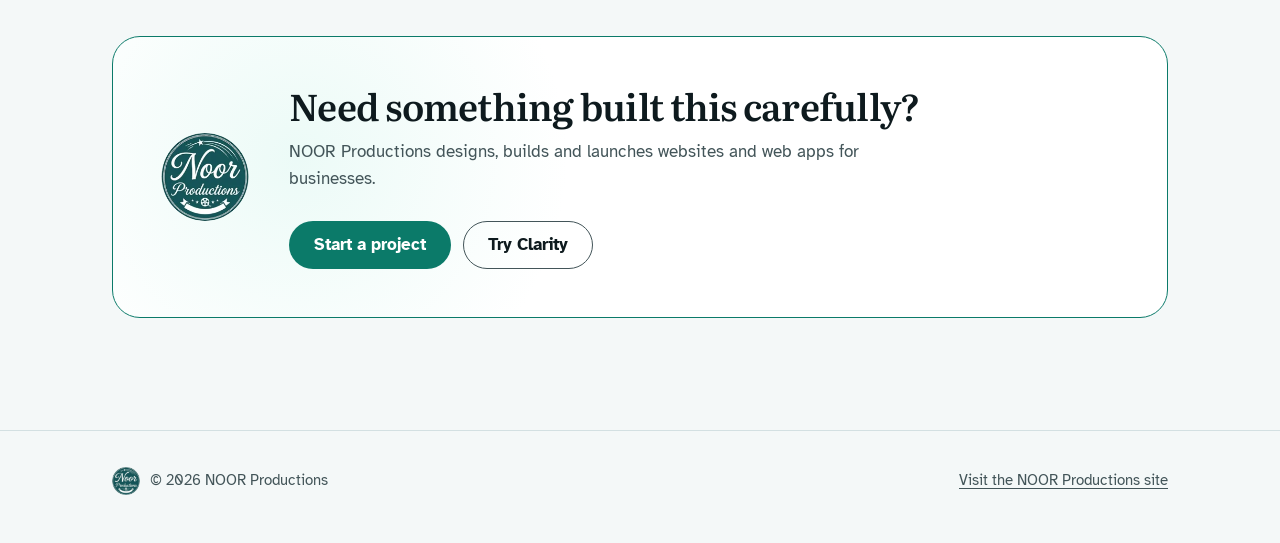
<file: case-study.html>
<!doctype html>
<html lang="en" data-mode="dark">
<head>
<meta charset="utf-8">
<meta name="viewport" content="width=device-width, initial-scale=1">
<title>How We Built Clarity: A Free Reading &amp; Writing App | Case Study</title>
<meta name="description" content="The story behind Clarity, a free reading and writing app: why we built it, what broke along the way, and how we fixed it. A NOOR Productions case study.">
<meta name="author" content="NOOR Productions">
<meta name="robots" content="index, follow, max-image-preview:large">
<meta name="theme-color" content="#0d171b">

<link rel="canonical" href="https://noor-productions.github.io/Clarity-Landing-Page/case-study.html">
<meta property="og:url" content="https://noor-productions.github.io/Clarity-Landing-Page/case-study.html">
<meta property="og:image" content="https://noor-productions.github.io/Clarity-Landing-Page/assets/og-image.png">
<meta name="twitter:image" content="https://noor-productions.github.io/Clarity-Landing-Page/assets/og-image.png">


<meta property="og:type" content="article">
<meta property="og:site_name" content="NOOR Productions">
<meta property="og:title" content="How We Built Clarity: A Free Reading &amp; Writing App">
<meta property="og:description" content="Why we built Clarity, what broke along the way, and how we fixed it. A NOOR Productions case study.">
<meta property="og:image:width" content="1200">
<meta property="og:image:height" content="630">
<meta property="og:image:alt" content="The Clarity logo with the line: A calm place to read and write.">
<meta property="article:published_time" content="2026-10-12">
<meta name="twitter:card" content="summary_large_image">
<meta name="twitter:title" content="How We Built Clarity: A Free Reading &amp; Writing App">
<meta name="twitter:description" content="Why we built Clarity, what broke along the way, and how we fixed it. A NOOR Productions case study.">

<link rel="icon" type="image/png" sizes="32x32" href="assets/favicon-32.png">
<link rel="icon" type="image/png" sizes="16x16" href="assets/favicon-16.png">
<link rel="apple-touch-icon" href="assets/apple-touch-icon-180.png">
<link rel="preconnect" href="https://fonts.googleapis.com">
<link rel="preconnect" href="https://fonts.gstatic.com" crossorigin>
<link href="https://fonts.googleapis.com/css2?family=Atkinson+Hyperlegible:ital,wght@0,400;0,700;1,400;1,700&family=Literata:ital,opsz,wght@0,7..72,400..700;1,7..72,400..700&display=swap" rel="stylesheet">

<script type="application/ld+json">
{
  "@context": "https://schema.org",
  "@graph": [
    {
      "@type": "Article",
      "headline": "How We Built Clarity: A Free Reading and Writing App",
      "description": "The story behind Clarity: why we built it, what broke along the way, and how we fixed it.",
      "datePublished": "2026-10-12",
      "inLanguage": "en",
      "mainEntityOfPage": "https://noor-productions.github.io/Clarity-Landing-Page/case-study.html",
      "image": "https://noor-productions.github.io/Clarity-Landing-Page/assets/og-image.png",
      "author": { "@id": "https://noor-productions.github.io/noor-productions-site/#organization" },
      "publisher": { "@id": "https://noor-productions.github.io/noor-productions-site/#organization" },
      "about": { "@type": "WebApplication", "name": "Clarity", "applicationCategory": "ProductivityApplication", "operatingSystem": "Any" }
    },
    {
      "@type": "Organization",
      "@id": "https://noor-productions.github.io/noor-productions-site/#organization",
      "name": "NOOR Productions",
      "url": "https://noor-productions.github.io/noor-productions-site/",
      "description": "A web design and development studio that builds websites and web apps for businesses."
    }
  ]
}
</script>

<script>
  (function () {
    var mode = "dark";
    try {
      var saved = localStorage.getItem("clarity-landing-mode");
      if (saved === "dark" || saved === "bright" || saved === "eye") mode = saved;
      else if (window.matchMedia && matchMedia("(prefers-color-scheme: light)").matches) mode = "bright";
    } catch (e) {}
    document.documentElement.setAttribute("data-mode", mode);
  })();
</script>

<link rel="stylesheet" href="style.css">
</head>
<body>
<a class="skip" href="#main">Skip to content</a>
<div class="ambient" aria-hidden="true"><div class="blob b1"></div><div class="blob b2"></div><div class="blob b3"></div></div>

<header class="site-header">
  <div class="wrap bar">
    <a class="brand" href="./" aria-label="Clarity home"><span class="brand-wordmark" aria-hidden="true"></span><span class="brand-mark" aria-hidden="true"></span></a>
    <nav class="nav" aria-label="Main">
      <a href="./#features">Features</a>
      <a href="./#noor">NOOR Productions</a>
      <a href="./#faq">FAQ</a>
      <a href="case-study.html" aria-current="page">Case study</a>
    </nav>
    <div class="bar-end">
      <div class="mode-switch" role="radiogroup" aria-label="Comfort mode">
        <span class="mode-pill" aria-hidden="true"></span>
        <button type="button" role="radio" data-mode-btn="dark" data-label="Dark" aria-checked="false">Dark</button>
        <button type="button" role="radio" data-mode-btn="bright" data-label="Bright" aria-checked="false">Bright</button>
        <button type="button" role="radio" data-mode-btn="eye" data-label="Eye care" aria-checked="false">Eye care</button>
      </div>
      <a class="btn btn-primary btn-sm" href="https://noor-productions.github.io/noor-productions-site/contact.html">Start a project</a>
    </div>
  </div>
</header>

<main id="main">
  <div class="wrap">
    <p class="crumbs"><a href="./">Clarity</a> / Case study</p>

    <header class="intro">
      <h1>How we built Clarity</h1>
      <p class="lede">A free reading and writing app that started with one email we could barely read, and grew into an installable, offline-ready product.</p>
    </header>

    <dl class="glance">
      <div><dt>The need</dt><dd>Read low-contrast text comfortably</dd></div>
      <div><dt>What we built</dt><dd>A free, installable web app that works offline</dd></div>
      <div><dt>Where it stands</dt><dd>Live, public and free to use</dd></div>
    </dl>

    <div class="story">
      <section class="block" aria-labelledby="s1">
        <h2 id="s1">It started with an email</h2>
        <div class="prose">
          <p>One of us had to copy an important piece of text onto paper. The text had been emailed to a laptop, so we opened it in Gmail. The screen was hard to read. The text and the rest of the page sat too close together in contrast, everything looked blurry, and reading it for long was tiring.</p>
          <p>So instead of fighting the screen, we changed it. We built a page where the same text could be viewed the way we needed it, with strong contrast and a look we could adjust. It worked. The whole text made it onto paper without the struggle.</p>
          <div class="compare">
            <figure><div class="shot before" aria-hidden="true">The eye tires before the mind does. A page that is easy on the eyes lets attention stay on the words.</div><figcaption>Low contrast (illustration)</figcaption></figure>
            <figure><div class="shot after" aria-hidden="true">The eye tires before the mind does. A page that is easy on the eyes lets attention stay on the words.</div><figcaption>The same sentence in Clarity</figcaption></figure>
          </div>
          <p class="compare-note">An illustration of the idea, not a screenshot of the original email.</p>
        </div>
      </section>

      <section class="block" aria-labelledby="s2">
        <h2 id="s2">What it grew into</h2>
        <div class="prose">
          <p>That small fix became Clarity, a calm place to read and write. We kept it focused on a few things and made each of them work well.</p>
          <ul class="facts" style="margin-top:22px">
            <li><b>Comfort modes</b><span>Dark, Bright and Eye care, each with its own animated backdrops.</span></li>
            <li><b>Read-aloud</b><span>English, French, Portuguese (Brazil), Spanish, German and Mandarin Chinese, using the voices on your device.</span></li>
            <li><b>Markdown</b><span>Write with simple marks and switch to Preview.</span></li>
            <li><b>Export</b><span>Text, Markdown and PDF.</span></li>
            <li><b>Offline</b><span>Installable, and keeps working without a connection.</span></li>
          </ul>
        </div>
      </section>

      <section class="block" aria-labelledby="s3">
        <h2 id="s3">What went wrong, and how we fixed it</h2>
        <div class="prose">
          <p>We tested Clarity in real browsers over several rounds, and real testing found real problems. Here are three of them.</p>

          <div class="fix" style="margin-top:28px">
            <h3>The voice download that wasn't ready</h3>
            <p><strong>What happened.</strong> Our one-click voice download could report success before a voice was actually usable. Then a real error message showed that the voice engine we had picked only offered English voices. We had assumed it covered more languages.</p>
            <p><strong>What we did.</strong> We made the download track real progress and run a test before calling a voice ready. We also stopped pretending: English has the one-click voice, and the other languages use the voices already on your device, with a clear message when none is available.</p>
          </div>

          <div class="fix">
            <h3>A one-line document that printed as three pages</h3>
            <p><strong>What happened.</strong> Exporting a one-line document to PDF produced three identical pages.</p>
            <p><strong>What we did.</strong> We traced it to how the page hid its own interface while printing, fixed the cause instead of patching the symptom, and retested until the export came out right.</p>
          </div>

          <div class="fix">
            <h3>Browsers that disagree</h3>
            <p><strong>What happened.</strong> Chrome and Firefox showed very different voice lists, which confused ordinary users.</p>
            <p><strong>What we did.</strong> We simplified the picker to one sensible default per language and tucked the detailed list behind an Advanced option, with a warning and an undo.</p>
          </div>
        </div>
      </section>

      <section class="block" aria-labelledby="s4">
        <h2 id="s4">Why we made it public</h2>
        <div class="prose">
          <p>We could have kept Clarity to ourselves. We made it public and free so anyone can use it, and so businesses can see the standard we build to: a product that is accessible, tested in real browsers, honest about its limits, and ready to install.</p>
          <p>If your business needs a website or a web app built with the same care, we'd like to talk.</p>
        </div>
      </section>
    </div>

    <aside class="cta" aria-labelledby="cta-title">
      <div class="logo" role="img" aria-label="NOOR Productions logo"></div>
      <div>
        <h2 id="cta-title">Need something built this carefully?</h2>
        <p>NOOR Productions designs, builds and launches websites and web apps for businesses.</p>
        <div class="actions">
          <a class="btn btn-primary" href="https://noor-productions.github.io/noor-productions-site/contact.html">Start a project</a>
          <a class="btn btn-ghost" href="https://noor-productions.github.io/Clarity/">Try Clarity</a>
        </div>
      </div>
    </aside>
  </div>
</main>

<footer>
  <div class="wrap">
    <span class="who"><i aria-hidden="true"></i>&copy; 2026 NOOR Productions</span>
    <a href="https://noor-productions.github.io/noor-productions-site/">Visit the NOOR Productions site</a>
  </div>
</footer>

<script src="script.js"></script>
</body>
</html>
</file>
<file: style.css>
/* Clarity landing page + case study
   1. Design tokens (one set per comfort mode)
   2. Base, header, buttons (shared)
   3. Landing page: hero, features, NOOR Productions, FAQ
   4. Case study page
   5. Responsive rules and reduced motion */

:root {
  --font-ui: "Atkinson Hyperlegible", system-ui, -apple-system, "Segoe UI", Roboto, sans-serif;
  --font-read: "Literata", Georgia, "Times New Roman", serif;
  --radius-lg: 28px;
  --radius-md: 16px;
  --maxw: 1120px;
  --gutter: clamp(18px, 4vw, 32px);
  --mark: url("assets/clarity-mark.png");
  --noor-logo: url("assets/noor-logo.webp");
  --wm-white: url("assets/clarity-wordmark-white.png");
  --wm-black: url("assets/clarity-wordmark-black.png");
}

[data-mode="dark"] {
  color-scheme: dark;
  --bg: #0d171b; --bg-glass: rgba(13, 23, 27, 0.8); --panel: #132127;
  --ink: #e7f0f1; --ink-2: #a9bcc0; --line: #27393f;
  --accent: #46d3b8; --accent-ink: #062018;
  --b1: #1fb8a0; --b2: #6a52d9; --b3: #2a7bd1; --blob-o: 0.2;
  --wordmark: var(--wm-white); --wm-w: 111px;
  --f-txt: #7db8ff; --f-md: #c4a8ff; --f-pdf: #ff8f80;
}
[data-mode="bright"] {
  color-scheme: light;
  --bg: #f4f8f8; --bg-glass: rgba(244, 248, 248, 0.82); --panel: #ffffff;
  --ink: #0e1a1e; --ink-2: #435559; --line: #d3e0e2;
  --accent: #0b7a69; --accent-ink: #ffffff;
  --b1: #bff0e4; --b2: #e3d9ff; --b3: #ffe2cf; --blob-o: 0.75;
  --wordmark: var(--wm-black); --wm-w: 121px;
  --f-txt: #1b5cb3; --f-md: #6a3dc2; --f-pdf: #b8321f;
}
[data-mode="eye"] {
  color-scheme: light;
  --bg: #efe3c8; --bg-glass: rgba(239, 227, 200, 0.84); --panel: #f6edd8;
  --ink: #33291c; --ink-2: #5a4d37; --line: #d6c7a4;
  --accent: #2b6f62; --accent-ink: #fbf6ea;
  --b1: #f0c36d; --b2: #b9cf9a; --b3: #e8a98a; --blob-o: 0.4;
  --wordmark: var(--wm-black); --wm-w: 121px;
  --f-txt: #1c5a99; --f-md: #6d3fa3; --f-pdf: #a8341f;
}

/* Eye care on larger screens: a warmer, all-amber palette (phones keep the base look above) */
@media (min-width: 861px) {
  [data-mode="eye"] {
    --bg: #f0dfb8; --bg-glass: rgba(240, 223, 184, 0.86); --panel: #f8ecd0;
    --ink-2: #55472d; --line: #d9c391;
    --b1: #f3b658; --b2: #f1cf86; --b3: #e8a06c; --blob-o: 0.55;
  }
}

*, *::before, *::after { box-sizing: border-box; }
html { scroll-behavior: smooth; }
body {
  margin: 0; font-family: var(--font-ui); font-size: 1.0625rem; line-height: 1.6;
  color: var(--ink); background: var(--bg);
  transition: background-color 0.5s ease, color 0.5s ease;
  -webkit-font-smoothing: antialiased;
}
h1, h2, h3 { font-family: var(--font-read); font-weight: 600; margin: 0; text-wrap: balance; }
p { margin: 0; }
a { color: inherit; text-underline-offset: 3px; }
:focus-visible { outline: 3px solid var(--accent); outline-offset: 3px; border-radius: 6px; }

.skip { position: absolute; left: 12px; top: -60px; z-index: 50; background: var(--accent); color: var(--accent-ink); padding: 0.7rem 1rem; border-radius: 999px; text-decoration: none; font-weight: 700; }
.skip:focus { top: 12px; }
.wrap { width: 100%; max-width: var(--maxw); margin: 0 auto; padding: 0 var(--gutter); }

/* Backdrop mood per mode */
.ambient { position: fixed; inset: 0; z-index: -1; overflow: hidden; pointer-events: none; }
.blob { position: absolute; border-radius: 50%; filter: blur(80px); opacity: var(--blob-o); transition: background-color 0.8s ease, opacity 0.8s ease; animation: drift 26s ease-in-out infinite alternate; }
.blob.b1 { width: 46vmax; height: 46vmax; left: -12vmax; top: -14vmax; background: var(--b1); }
.blob.b2 { width: 40vmax; height: 40vmax; right: -10vmax; top: 12vh; background: var(--b2); animation-duration: 32s; animation-delay: -8s; }
.blob.b3 { width: 36vmax; height: 36vmax; left: 25vw; bottom: -20vmax; background: var(--b3); animation-duration: 38s; animation-delay: -14s; }
@keyframes drift { to { transform: translate3d(6vmax, 4vmax, 0) scale(1.12); } }

/* Header */
.site-header { position: sticky; top: 0; z-index: 20; background: var(--bg-glass); -webkit-backdrop-filter: blur(14px); backdrop-filter: blur(14px); border-bottom: 1px solid var(--line); transition: background-color 0.5s ease, border-color 0.5s ease; }
.bar { display: flex; align-items: center; justify-content: space-between; gap: 14px; min-height: 68px; }
.brand { display: inline-flex; align-items: center; gap: 10px; font-family: var(--font-read); font-weight: 700; font-size: 1.35rem; letter-spacing: -0.01em; text-decoration: none; min-height: 44px; }
.brand-wordmark { display: block; width: var(--wm-w); height: 32px; background: var(--wordmark) left center / contain no-repeat; flex: none; }
.brand-mark { display: none; width: 32px; height: 32px; background: var(--mark) center / contain no-repeat; flex: none; }
.nav { display: flex; align-items: center; gap: 4px; }
.nav a { display: inline-flex; align-items: center; min-height: 44px; padding: 0 10px; border-radius: 999px; text-decoration: none; white-space: nowrap; color: var(--ink-2); }
.nav a:hover { color: var(--ink); }
.nav a[aria-current="true"], .nav a[aria-current="page"] { color: var(--ink); box-shadow: inset 0 -3px 0 var(--accent); border-radius: 0; }
.bar-end { display: flex; align-items: center; gap: 12px; }

.mode-switch { position: relative; display: inline-flex; padding: 3px; gap: 2px; border: 1px solid var(--line); border-radius: 999px; background: var(--panel); transition: background-color 0.5s ease, border-color 0.5s ease; }
.mode-pill { position: absolute; top: 3px; left: 0; width: 0; height: calc(100% - 6px); border-radius: 999px; background: var(--accent); pointer-events: none; transition: transform 0.4s cubic-bezier(0.65, 0, 0.35, 1), width 0.4s cubic-bezier(0.65, 0, 0.35, 1), background-color 0.5s ease; }
.mode-switch button { position: relative; z-index: 1; display: inline-flex; flex-direction: column; align-items: center; justify-content: center; font: inherit; font-size: 0.9rem; white-space: nowrap; color: var(--ink-2); background: transparent; border: 0; border-radius: 999px; padding: 0 0.9rem; min-height: 40px; cursor: pointer; transition: color 0.3s ease; }
.mode-switch button::after { content: attr(data-label); display: block; height: 0; overflow: hidden; visibility: hidden; font-weight: 700; }
.mode-switch button[aria-checked="true"] { color: var(--accent-ink); font-weight: 700; }

/* Smooth mode change: a circle of the new mode grows out from the control that was clicked */
::view-transition-old(root), ::view-transition-new(root) { animation: none; mix-blend-mode: normal; }
::view-transition-old(root) { z-index: 1; }
::view-transition-new(root) { z-index: 2; }
/* Fallback for browsers without view transitions: fade every colour */
.mode-fading, .mode-fading *, .mode-fading *::before, .mode-fading *::after { transition: background-color 0.6s ease, color 0.6s ease, border-color 0.6s ease, fill 0.6s ease !important; }

.btn { display: inline-flex; align-items: center; justify-content: center; gap: 0.5rem; font: inherit; font-weight: 700; text-decoration: none; cursor: pointer; min-height: 48px; padding: 0 1.5rem; border-radius: 999px; border: 1px solid transparent; white-space: nowrap; transition: transform 0.15s ease, background-color 0.3s ease; }
.btn-primary { background: var(--accent); color: var(--accent-ink); }
.btn-primary:hover { transform: translateY(-1px); }
.btn-ghost { border-color: var(--ink-2); color: var(--ink); background: transparent; }
.btn-ghost:hover { background: var(--panel); }
.btn-soft { background: var(--panel); border-color: var(--accent); color: var(--ink); }
.btn-soft:hover { transform: translateY(-1px); }
.btn-sm { min-height: 44px; padding: 0 1.1rem; font-size: 0.95rem; }

/* Hero */
.hero { display: grid; grid-template-columns: 1.05fr 0.95fr; gap: clamp(32px, 6vw, 72px); align-items: center; padding: clamp(40px, 8vw, 96px) 0 clamp(48px, 7vw, 80px); }
.hero h1 { font-size: clamp(2.5rem, 6.2vw, 4.3rem); line-height: 1.04; letter-spacing: -0.025em; }
.lede { margin-top: 22px; font-size: 1.2rem; color: var(--ink-2); max-width: 34em; }
.actions { margin-top: 32px; display: flex; flex-wrap: wrap; gap: 12px; }
.hero .actions { gap: 10px 12px; align-items: center; }
.hero .actions .btn-ghost { border-color: transparent; padding: 0 0.6rem; text-decoration: underline; text-underline-offset: 5px; text-decoration-thickness: 1px; }
.hero .actions .btn-ghost:hover { background: transparent; text-decoration-thickness: 2px; }
.byline { margin-top: 28px; display: inline-flex; align-items: center; gap: 12px; padding: 6px 16px 6px 6px; border: 1px solid var(--line); border-radius: 999px; background: var(--panel); text-decoration: none; font-size: 0.95rem; color: var(--ink-2); transition: background-color 0.5s ease, border-color 0.5s ease; }
.byline:hover { color: var(--ink); }
.byline .logo { width: 36px; height: 36px; border-radius: 50%; background: var(--noor-logo) center / cover no-repeat; flex: none; }
.byline strong { color: var(--ink); }

.sheet { background: var(--panel); border: 1px solid var(--line); border-radius: var(--radius-lg); overflow: hidden; transition: background-color 0.5s ease, border-color 0.5s ease; }
.sheet-bar { display: flex; align-items: center; justify-content: space-between; gap: 12px; padding: 12px 18px; border-bottom: 1px solid var(--line); }
.listen { display: inline-flex; align-items: center; gap: 0.5rem; font: inherit; font-weight: 700; font-size: 0.95rem; color: var(--ink); background: transparent; border: 1px solid var(--ink-2); border-radius: 999px; min-height: 44px; padding: 0 1.1rem 0 0.9rem; cursor: pointer; }
.listen[aria-pressed="true"] { background: var(--accent); border-color: var(--accent); color: var(--accent-ink); }
.listen svg { width: 16px; height: 16px; fill: currentColor; }
.sheet-body { padding: clamp(22px, 4vw, 40px); }
.sheet-title { font-family: var(--font-read); font-weight: 600; font-size: 1.6rem; letter-spacing: -0.01em; margin-bottom: 14px; }
.sheet-body p { font-family: var(--font-read); font-size: 1.15rem; line-height: 1.8; max-width: 34em; }

.eq { display: flex; align-items: flex-end; gap: 4px; height: 24px; }
.eq i { display: block; flex: 1; min-width: 3px; height: var(--h, 40%); background: var(--accent); border-radius: 3px; transform-origin: bottom; transition: background-color 0.5s ease; }
.eq-sm { width: 40px; }
.eq-lg { height: 72px; }
.is-speaking .eq i { animation: bar 0.9s ease-in-out infinite alternate; animation-delay: var(--d, 0s); }
@keyframes bar { from { transform: scaleY(0.22); } to { transform: scaleY(1); } }

/* Sections */
section { scroll-margin-top: 84px; }
.section-head { max-width: 40rem; margin-bottom: 36px; }
.section-head h2, .noor h2 { font-size: clamp(1.8rem, 3.6vw, 2.6rem); line-height: 1.1; letter-spacing: -0.02em; }
.section-head p { margin-top: 12px; color: var(--ink-2); }

/* Features */
.bento { display: grid; grid-template-columns: repeat(6, minmax(0, 1fr)); gap: 16px; }
.tile { display: flex; flex-direction: column; background: var(--panel); border: 1px solid var(--line); border-radius: var(--radius-md); padding: clamp(20px, 3vw, 30px); transition: background-color 0.5s ease, border-color 0.5s ease; }
.tile h3 { font-size: 1.35rem; letter-spacing: -0.01em; margin-bottom: 10px; }
.tile p { color: var(--ink-2); max-width: 36em; }
.tile-modes { grid-column: span 4; border-radius: var(--radius-lg); }
.tile-listen { grid-column: span 2; border-radius: var(--radius-lg); }
.tile-write, .tile-export { grid-column: span 3; }
.tile-offline { grid-column: span 6; flex-direction: row; align-items: center; justify-content: space-between; gap: 32px; }

.swatches { display: flex; flex-wrap: wrap; gap: 16px; margin-top: auto; padding-top: 26px; }
.swatch { font: inherit; color: var(--ink); background: none; border: 0; padding: 0; cursor: pointer; text-align: left; }
.mini { position: relative; display: block; width: 184px; height: 132px; padding: 18px; border-radius: 14px; border: 2px solid var(--line); background: radial-gradient(circle at 90% 10%, var(--sglow), transparent 58%), var(--sbg); transition: transform 0.2s ease, border-color 0.2s ease; }
.swatch:hover .mini { transform: translateY(-2px); }
.mini b { display: block; height: 6px; border-radius: 3px; background: var(--sink); opacity: 0.85; margin-bottom: 8px; }
.mini b:nth-child(1) { width: 52%; height: 9px; opacity: 1; margin-bottom: 18px; }
.mini b:nth-child(3) { width: 82%; opacity: 0.55; }
.mini b:nth-child(4) { width: 64%; opacity: 0.55; }
.mini em { position: absolute; right: 18px; bottom: 18px; width: 18px; height: 18px; border-radius: 50%; background: var(--sac); }
.swatch .name { display: block; margin-top: 10px; font-size: 0.95rem; }
.swatch[aria-pressed="true"] .mini { border-color: var(--accent); }
.swatch[aria-pressed="true"] .name { font-weight: 700; }
.sw-dark { --sbg: #0d171b; --sink: #e7f0f1; --sac: #46d3b8; --sglow: rgba(31, 184, 160, 0.4); }
.sw-bright { --sbg: #f4f8f8; --sink: #0e1a1e; --sac: #0b7a69; --sglow: rgba(150, 226, 208, 0.9); }
.sw-eye { --sbg: #efe3c8; --sink: #33291c; --sac: #2b6f62; --sglow: rgba(235, 176, 80, 0.55); }

.chips { list-style: none; margin: 18px 0 0; padding: 0; display: flex; flex-wrap: wrap; gap: 8px; }
.chips li { font-size: 0.95rem; padding: 0.3rem 0.8rem; border: 1px solid var(--line); border-radius: 999px; background: var(--bg); transition: background-color 0.5s ease, border-color 0.5s ease; }
.tile-listen .note { margin-top: 14px; font-size: 0.95rem; color: var(--ink-2); }
.tile-listen .eq-lg { margin-top: auto; padding-top: 24px; box-sizing: content-box; }

.editor { margin-top: auto; padding-top: 22px; }
.editor-frame { border: 1px solid var(--line); border-radius: 14px; overflow: hidden; background: var(--bg); transition: background-color 0.5s ease, border-color 0.5s ease; }
.tabs { display: flex; gap: 4px; padding: 6px; border-bottom: 1px solid var(--line); }

.tabs button { font: inherit; font-size: 0.9rem; min-height: 40px; padding: 0 0.95rem; border: 0; border-radius: 999px; background: transparent; color: var(--ink-2); cursor: pointer; transition: background-color 0.3s ease, color 0.3s ease; }
.tabs button:hover { color: var(--ink); }
.tabs button[aria-selected="true"] { background: var(--accent); color: var(--accent-ink); font-weight: 700; }
.md-panel { min-height: 168px; }
.md-panel[hidden] { display: none; }
#md-input { display: block; width: 100%; min-height: 112px; resize: none; border: 0; background: transparent; color: var(--ink); padding: 14px 14px 6px; font: 16px/1.6 ui-monospace, SFMono-Regular, Menlo, Consolas, monospace; }
#md-input:focus-visible { outline-offset: -3px; }
.md-meta { display: flex; justify-content: space-between; gap: 12px; padding: 4px 14px 12px; font-size: 0.85rem; color: var(--ink-2); }
.md-meta p { margin: 0; }
#md-count { white-space: nowrap; font-variant-numeric: tabular-nums; }
.md-out { padding: 14px; font-family: var(--font-read); font-size: 1rem; line-height: 1.6; overflow-wrap: anywhere; }
.md-out > :first-child { margin-top: 0; }
.md-out h1, .md-out h2, .md-out h3 { font-family: var(--font-read); line-height: 1.25; margin: 0.6em 0 0.3em; }
.md-out h1 { font-size: 1.4rem; } .md-out h2 { font-size: 1.2rem; } .md-out h3 { font-size: 1.05rem; }
.md-out p { margin: 0.5em 0; color: var(--ink); max-width: none; }
.md-out ul, .md-out ol { margin: 0.4em 0; padding-left: 1.3rem; }
.md-out blockquote { margin: 0.5em 0; padding-left: 12px; border-left: 3px solid var(--accent); color: var(--ink-2); }
.md-out code { font: 0.9em ui-monospace, SFMono-Regular, Menlo, Consolas, monospace; padding: 1px 5px; border: 1px solid var(--line); border-radius: 4px; background: var(--panel); }
.md-out hr { border: 0; border-top: 1px solid var(--line); margin: 0.8em 0; }
.md-out .empty { color: var(--ink-2); }
.sr-only { position: absolute; width: 1px; height: 1px; margin: -1px; padding: 0; overflow: hidden; clip: rect(0 0 0 0); white-space: nowrap; border: 0; }

.files { display: flex; gap: 18px; margin-top: auto; padding-top: 24px; }
.file { --fc: var(--ink-2); position: relative; width: 66px; height: 84px; display: grid; place-items: center; border: 2px solid var(--fc); border-radius: 8px; background: var(--bg); background: color-mix(in srgb, var(--fc) 12%, var(--bg)); color: var(--fc); font-weight: 700; font-size: 0.95rem; transition: background-color 0.5s ease, border-color 0.5s ease, color 0.5s ease; }
.file::after { content: ""; position: absolute; top: -2px; right: -2px; width: 20px; height: 20px; background: linear-gradient(225deg, var(--panel) 50%, var(--fc) 50%); border-bottom-left-radius: 6px; }
.file.txt { --fc: var(--f-txt); }
.file.md { --fc: var(--f-md); }
.file.pdf { --fc: var(--f-pdf); }

.phone { flex: none; width: 196px; padding: 26px 16px 22px; border: 2px solid var(--ink-2); border-radius: 30px; background: #0d171b; color: #e7f0f1; display: flex; flex-direction: column; align-items: center; gap: 12px; text-align: center; transition: background-color 0.5s ease; }
.phone .mk { width: 64px; height: 64px; background: var(--mark) center / contain no-repeat; }
.phone .nm { font-family: var(--font-read); font-weight: 700; font-size: 1.15rem; }
.phone .st { white-space: nowrap; display: inline-flex; align-items: center; gap: 6px; font-size: 0.85rem; padding: 0.25rem 0.7rem; border-radius: 999px; background: #46d3b8; color: #062018; font-weight: 700; }
.phone .st svg { width: 14px; height: 14px; stroke: currentColor; fill: none; stroke-width: 2.4; stroke-linecap: round; stroke-linejoin: round; }

/* Full feature list */
.all-features { margin-top: clamp(64px, 9vw, 112px); }
.jump .chips { margin: 0 0 clamp(28px, 4vw, 44px); }
.jump .chips li { padding: 0; }
.jump .chips a { display: inline-flex; align-items: center; min-height: 44px; padding: 0 0.95rem; border-radius: 999px; text-decoration: none; color: var(--ink-2); }
.jump .chips li:hover { background: var(--panel); }
.jump .chips a:hover { color: var(--ink); }
.cat { display: grid; grid-template-columns: minmax(0, 4fr) minmax(0, 8fr); gap: clamp(20px, 5vw, 64px); padding: clamp(24px, 4vw, 44px) 0; border-top: 1px solid var(--line); scroll-margin-top: 84px; }
.cat h3 { font-size: clamp(1.3rem, 2.4vw, 1.75rem); line-height: 1.15; letter-spacing: -0.015em; }
.feat { list-style: none; margin: 0; padding: 0; display: grid; grid-template-columns: repeat(auto-fit, minmax(15.5rem, 1fr)); gap: 22px clamp(24px, 4vw, 44px); }
.feat li { display: flex; flex-direction: column; gap: 4px; min-width: 0; }
.feat b { font-family: var(--font-read); font-weight: 600; font-size: 1.05rem; }
.feat span { color: var(--ink-2); font-size: 0.98rem; line-height: 1.55; }
.feat kbd { display: inline-block; font: 0.85rem/1.4 ui-monospace, SFMono-Regular, Menlo, Consolas, monospace; color: var(--ink); background: var(--bg); border: 1px solid var(--line); border-radius: 6px; padding: 0.1rem 0.45rem; margin-right: 2px; }

/* NOOR Productions */
.noor { margin-top: clamp(72px, 10vw, 128px); }
.noor-panel { position: relative; overflow: hidden; display: grid; grid-template-columns: minmax(0, 5fr) minmax(0, 7fr); gap: clamp(28px, 5vw, 64px); padding: clamp(24px, 5vw, 56px); border: 1px solid var(--accent); border-radius: var(--radius-lg); background: var(--panel); transition: background-color 0.5s ease; }
.noor-panel::before { content: ""; position: absolute; left: -12%; top: -30%; width: 62%; aspect-ratio: 1; background: radial-gradient(circle, var(--b1), transparent 66%); opacity: 0.3; pointer-events: none; }
.noor-panel > * { position: relative; }
.noor-logo { width: 96px; height: 96px; border-radius: 50%; background: var(--noor-logo) center / cover no-repeat; margin-bottom: 24px; }
.noor-intro p { margin-top: 16px; color: var(--ink-2); }
.noor-intro .actions { margin-top: 28px; }
.noor-intro .case-link { margin-top: 18px; }
.noor-intro .case-link a { display: inline-flex; align-items: center; min-height: 44px; font-weight: 700; color: var(--ink); }
.proof { display: grid; grid-template-columns: repeat(3, 1fr); gap: 16px; margin: 0 0 8px; padding: 0 0 28px; border-bottom: 1px solid var(--line); }
.proof div { min-width: 0; }
.proof dt { font-family: var(--font-read); font-weight: 600; font-size: clamp(2.2rem, 5vw, 3.4rem); line-height: 1; letter-spacing: -0.03em; color: var(--accent); }
.proof dd { margin: 8px 0 0; color: var(--ink-2); font-size: 0.95rem; }
.noor-points { margin: 0; padding: 0; list-style: none; }
.noor-points li { padding: 20px 0; border-bottom: 1px solid var(--line); }
.noor-points li:last-child { border-bottom: 0; padding-bottom: 0; }
.noor-points h3 { font-size: 1.2rem; margin-bottom: 6px; }
.noor-points p { color: var(--ink-2); max-width: 36em; }
.points-title { font-size: 0.95rem; color: var(--ink-2); margin: 22px 0 0; }

/* FAQ */
.faq { margin-top: clamp(72px, 10vw, 128px); }
.faq-list { max-width: 46rem; border-top: 1px solid var(--line); }
.faq details { border-bottom: 1px solid var(--line); }
.faq summary { display: flex; align-items: center; justify-content: space-between; gap: 16px; min-height: 56px; padding: 12px 0; cursor: pointer; font-family: var(--font-read); font-weight: 600; font-size: 1.15rem; list-style: none; }
.faq summary::-webkit-details-marker { display: none; }
.faq summary:hover .faq-icon { border-color: var(--accent); }
.faq summary:focus-visible { outline-offset: 4px; border-radius: 12px; }
.faq-q { transition: color 0.3s ease; }
.faq summary:hover .faq-q { color: var(--accent); }

/* The plus turns into a minus: the upright bar rotates onto the flat one while the circle fills */
.faq-icon { position: relative; flex: none; width: 34px; height: 34px; border: 1px solid var(--ink-2); border-radius: 50%; transition: background-color 0.35s ease, border-color 0.35s ease, transform 0.5s cubic-bezier(0.65, 0, 0.35, 1); }
.faq-icon::before, .faq-icon::after { content: ""; position: absolute; left: 50%; top: 50%; width: 12px; height: 2px; margin: -1px 0 0 -6px; border-radius: 2px; background: var(--ink); transition: transform 0.5s cubic-bezier(0.65, 0, 0.35, 1), background-color 0.35s ease; }
.faq-icon::after { transform: rotate(90deg); }
.faq details[data-state="open"] .faq-icon, .faq details:not([data-state])[open] .faq-icon { background: var(--accent); border-color: var(--accent); transform: rotate(180deg); }
.faq details[data-state="open"] .faq-icon::before, .faq details[data-state="open"] .faq-icon::after,
.faq details:not([data-state])[open] .faq-icon::before, .faq details:not([data-state])[open] .faq-icon::after { background: var(--accent-ink); }
.faq details[data-state="open"] .faq-icon::after, .faq details:not([data-state])[open] .faq-icon::after { transform: rotate(0deg); }
.faq-body { overflow: hidden; }
.faq details p { padding: 0 48px 20px 0; color: var(--ink-2); max-width: 38em; }

footer { margin-top: clamp(64px, 9vw, 112px); border-top: 1px solid var(--line); padding: 28px 0 40px; color: var(--ink-2); font-size: 0.95rem; }
footer .wrap { display: flex; flex-wrap: wrap; align-items: center; justify-content: space-between; gap: 12px; }
footer .who { display: inline-flex; align-items: center; gap: 10px; }
footer .who i { width: 28px; height: 28px; border-radius: 50%; background: var(--noor-logo) center / cover no-repeat; }
footer a { display: inline-flex; align-items: center; min-height: 44px; }

/* Case study */
.crumbs { padding-top: 28px; font-size: 0.95rem; color: var(--ink-2); }
.crumbs a { display: inline-flex; align-items: center; min-height: 44px; }
.intro { padding: clamp(12px, 3vw, 28px) 0 clamp(40px, 6vw, 72px); max-width: 50rem; }
.intro h1 { font-size: clamp(2.4rem, 6vw, 4.1rem); line-height: 1.05; letter-spacing: -0.025em; }
.intro .lede { margin-top: 22px; font-size: 1.25rem; color: var(--ink-2); max-width: 36em; }

.glance { display: grid; grid-template-columns: repeat(3, minmax(0, 1fr)); gap: clamp(16px, 3vw, 40px); margin: 0 0 clamp(48px, 7vw, 88px); padding: 24px 0; border-top: 1px solid var(--line); border-bottom: 1px solid var(--line); }
.glance dt { font-size: 0.95rem; color: var(--ink-2); }
.glance dd { margin: 6px 0 0; font-family: var(--font-read); font-weight: 600; font-size: 1.15rem; line-height: 1.35; }

.story { display: grid; grid-template-columns: minmax(0, 1fr); gap: 0; }
.block { display: grid; grid-template-columns: minmax(0, 4fr) minmax(0, 8fr); gap: clamp(20px, 5vw, 64px); padding: clamp(28px, 5vw, 56px) 0; border-top: 1px solid var(--line); }
.block h2 { font-size: clamp(1.5rem, 2.8vw, 2rem); line-height: 1.15; letter-spacing: -0.015em; }
.prose { max-width: 40rem; }
.prose p { font-size: 1.1rem; line-height: 1.8; color: var(--ink); }
.prose p + p { margin-top: 1.1em; }
.prose strong { font-weight: 700; }

.compare { display: grid; grid-template-columns: 1fr 1fr; gap: 14px; margin: 28px 0 0; }
.compare figure { margin: 0; }
.compare .shot { padding: 20px; border-radius: var(--radius-md); font-family: var(--font-read); font-size: 1.05rem; line-height: 1.7; border: 1px solid var(--line); min-height: 150px; }
.shot.before { background: #eceff1; color: #aeb6bb; border-color: #dfe3e6; }
.shot.after { background: #0d171b; color: #e7f0f1; border-color: #27393f; }
.compare figcaption { margin-top: 8px; font-size: 0.9rem; color: var(--ink-2); }
.prose .compare-note { margin-top: 10px; font-size: 0.9rem; line-height: 1.5; color: var(--ink-2); }

.facts { list-style: none; margin: 0; padding: 0; }
.facts li { padding: 14px 0; border-bottom: 1px solid var(--line); display: grid; grid-template-columns: minmax(0, 11rem) minmax(0, 1fr); gap: 16px; }
.facts li:first-child { padding-top: 0; }
.facts li:last-child { border-bottom: 0; padding-bottom: 0; }
.facts b { font-family: var(--font-read); font-weight: 600; }
.facts span { color: var(--ink-2); }

.fix + .fix { margin-top: 36px; padding-top: 36px; border-top: 1px dashed var(--line); }
.fix h3 { font-size: 1.3rem; margin-bottom: 12px; letter-spacing: -0.01em; }
.fix p strong { color: var(--accent); }

.cta { margin: clamp(64px, 9vw, 112px) 0 0; position: relative; overflow: hidden; display: grid; grid-template-columns: auto minmax(0, 1fr); gap: clamp(20px, 4vw, 40px); align-items: center; padding: clamp(24px, 5vw, 48px); border: 1px solid var(--accent); border-radius: var(--radius-lg); background: var(--panel); transition: background-color 0.5s ease; }
.cta::before { content: ""; position: absolute; left: -10%; top: -60%; width: 55%; aspect-ratio: 1; background: radial-gradient(circle, var(--b1), transparent 66%); opacity: 0.3; pointer-events: none; }
.cta > * { position: relative; }
.cta .actions { margin-top: 28px; }
.cta .logo { width: 88px; height: 88px; border-radius: 50%; background: var(--noor-logo) center / cover no-repeat; }
.cta h2 { font-size: clamp(1.6rem, 3.2vw, 2.3rem); line-height: 1.12; letter-spacing: -0.02em; }
.cta p { margin-top: 12px; color: var(--ink-2); max-width: 38em; }

footer { margin-top: clamp(64px, 9vw, 112px); border-top: 1px solid var(--line); padding: 28px 0 40px; color: var(--ink-2); font-size: 0.95rem; }
footer .wrap { display: flex; flex-wrap: wrap; align-items: center; justify-content: space-between; gap: 12px; }
footer .who { display: inline-flex; align-items: center; gap: 10px; }
footer .who i { width: 28px; height: 28px; border-radius: 50%; background: var(--noor-logo) center / cover no-repeat; }
footer a { display: inline-flex; align-items: center; min-height: 44px; }

@media (max-width: 960px) {
  .hero, .noor-panel { grid-template-columns: 1fr; }
  .tile-modes, .tile-listen, .tile-write, .tile-export, .tile-offline { grid-column: span 6; }
  .tile-offline { flex-direction: column; align-items: flex-start; }
}
@media (max-width: 1090px) {
  .bar-end .btn { display: none; }
}
@media (max-width: 920px) {
  .nav { display: none; }
}
@media (max-width: 480px) {
  .mode-switch button { padding: 0 0.7rem; font-size: 0.85rem; }
  .proof { grid-template-columns: 1fr 1fr 1fr; gap: 10px; }
  .faq details p { padding-right: 0; }
}
@media (max-width: 400px) {
  /* Show only the mark portion of the wordmark, so it stays high-contrast in every mode */
  .brand-wordmark { width: 33px; background-size: auto 32px; }
}
@media (max-width: 860px) {
  .cat { grid-template-columns: 1fr; gap: 18px; }
  .block { grid-template-columns: 1fr; gap: 16px; }
  .glance { grid-template-columns: 1fr; }
  .cta { grid-template-columns: 1fr; }
  .facts li { grid-template-columns: 1fr; gap: 2px; }
}
@media (max-width: 520px) {
  .compare { grid-template-columns: 1fr; }
}
@media (prefers-reduced-motion: reduce) {
  html { scroll-behavior: auto; }
  *, *::before, *::after { animation: none !important; transition: none !important; }
}
</file>
